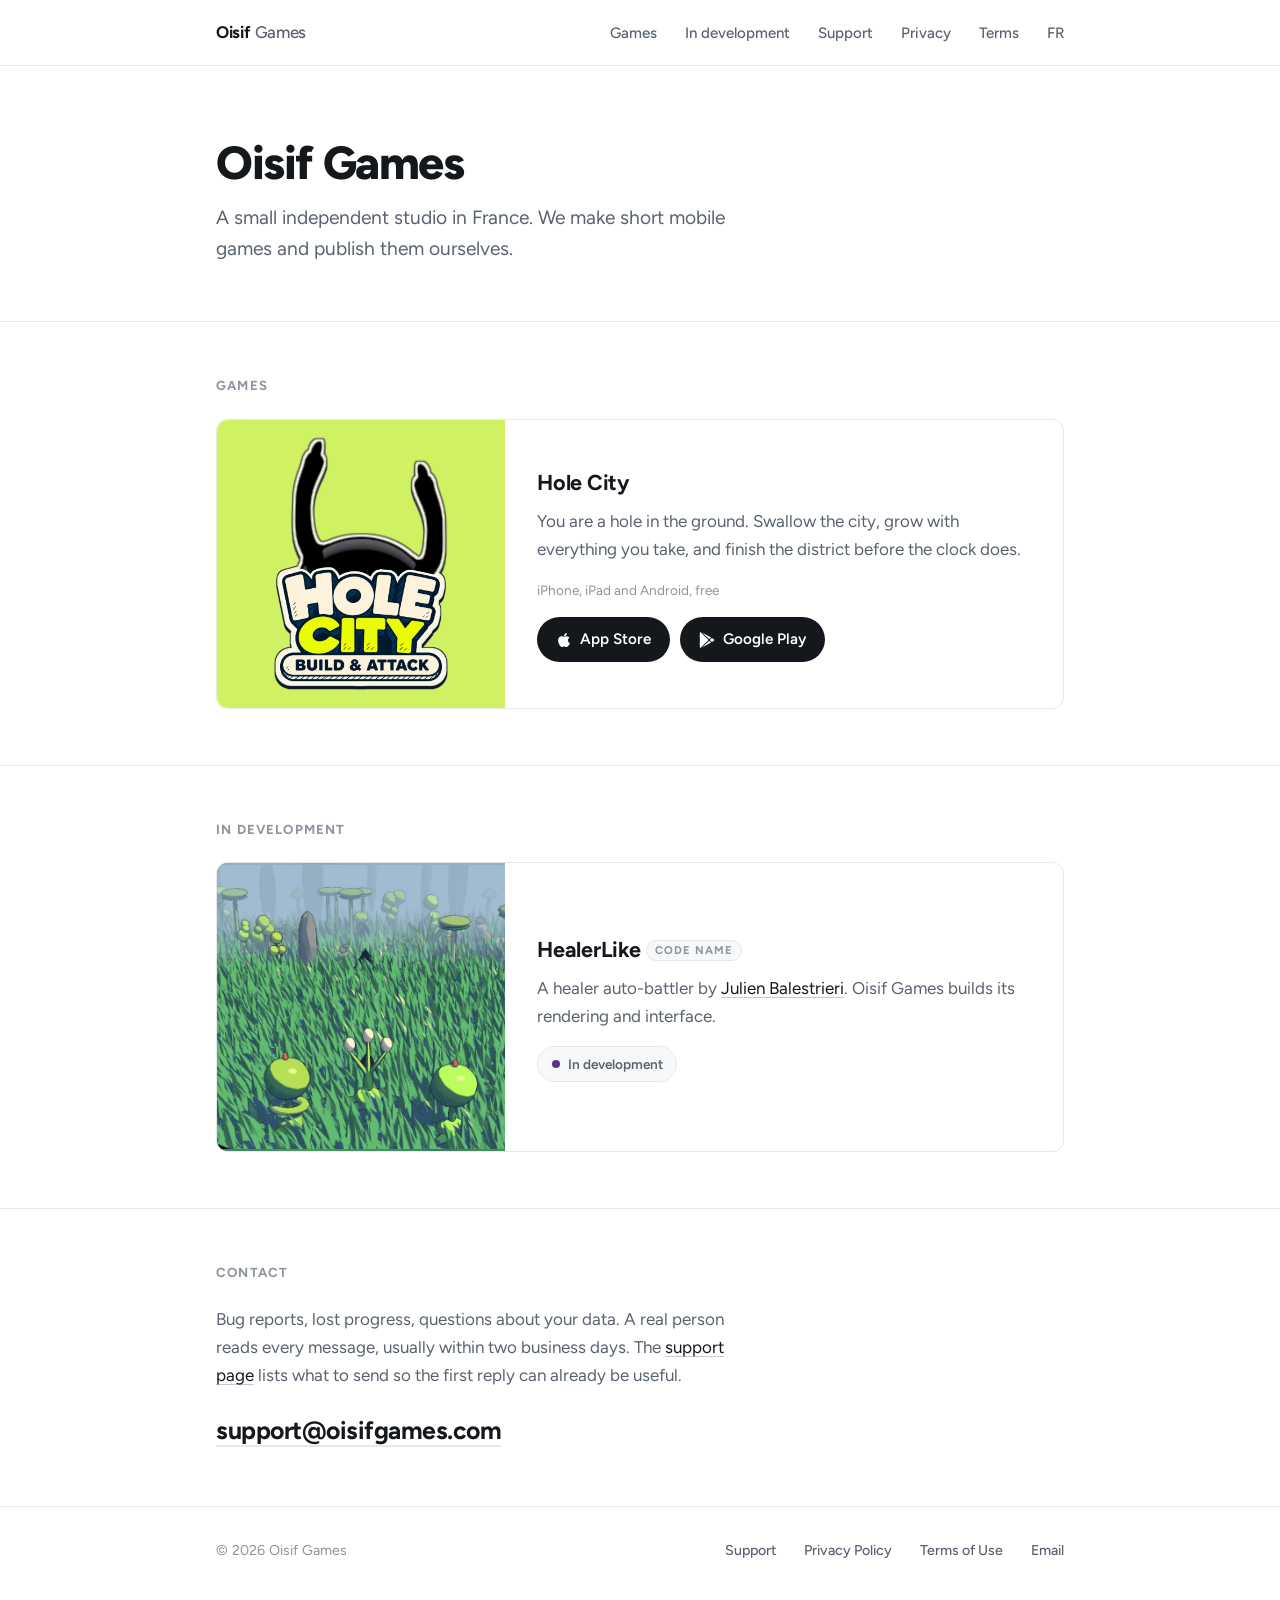
<file: index.html>
<!DOCTYPE html>
<html lang="en">
<head>
<meta charset="utf-8">
<meta name="viewport" content="width=device-width, initial-scale=1">
<title>Oisif Games, independent mobile game studio</title>
<meta name="description" content="Oisif Games is a small independent studio in France making mobile games. Hole City is out now on the App Store.">
<link rel="canonical" href="https://oisifgames.com/">
<link rel="alternate" hreflang="en" href="https://oisifgames.com/">
<link rel="alternate" hreflang="fr" href="https://oisifgames.com/fr/">
<link rel="alternate" hreflang="x-default" href="https://oisifgames.com/">
<meta property="og:type" content="website">
<meta property="og:site_name" content="Oisif Games">
<meta property="og:title" content="Oisif Games, independent mobile game studio">
<meta property="og:description" content="Oisif Games is a small independent studio in France making mobile games. Hole City is out now on the App Store.">
<meta property="og:url" content="https://oisifgames.com/">
<meta property="og:image" content="https://oisifgames.com/assets/og.png">
<meta property="og:image:width" content="1200">
<meta property="og:image:height" content="630">
<meta property="og:locale" content="en_GB">
<meta property="og:locale:alternate" content="fr_FR">
<meta name="twitter:card" content="summary_large_image">
<meta name="twitter:title" content="Oisif Games, independent mobile game studio">
<meta name="twitter:description" content="Oisif Games is a small independent studio in France making mobile games. Hole City is out now on the App Store.">
<meta name="twitter:image" content="https://oisifgames.com/assets/og.png">
<meta name="theme-color" content="#ffffff">
<link rel="icon" href="/assets/favicon.svg" type="image/svg+xml">
<link rel="preload" href="/assets/fonts/figtree-latin.woff2" as="font" type="font/woff2" crossorigin>
<link rel="stylesheet" href="/assets/style.css">
<script type="application/ld+json">
{
  "@context": "https://schema.org",
  "@graph": [
    {
      "@type": "Organization",
      "@id": "https://oisifgames.com/#organization",
      "name": "Oisif Games",
      "alternateName": "OisifGames",
      "url": "https://oisifgames.com/",
      "logo": "https://oisifgames.com/assets/og.png",
      "image": "https://oisifgames.com/assets/og.png",
      "email": "support@oisifgames.com",
      "description": "Oisif Games is a small independent studio in France making mobile games.",
      "address": {"@type": "PostalAddress", "addressCountry": "FR"},
      "sameAs": ["https://apps.apple.com/us/app/hole-city/id6736468492", "https://play.google.com/store/apps/details?id=com.OisifGames.Hole"],
      "contactPoint": {
        "@type": "ContactPoint",
        "contactType": "customer support",
        "email": "support@oisifgames.com",
        "url": "https://oisifgames.com/support/",
        "availableLanguage": ["English", "French"]
      }
    },
    {
      "@type": "WebSite",
      "@id": "https://oisifgames.com/#website",
      "url": "https://oisifgames.com/",
      "name": "Oisif Games",
      "inLanguage": "en",
      "publisher": {"@id": "https://oisifgames.com/#organization"}
    },
    {
      "@type": "VideoGame",
      "@id": "https://oisifgames.com/#holecity",
      "name": "Hole City",
      "url": "https://oisifgames.com/#games",
      "sameAs": ["https://apps.apple.com/us/app/hole-city/id6736468492", "https://play.google.com/store/apps/details?id=com.OisifGames.Hole"],
      "installUrl": ["https://apps.apple.com/us/app/hole-city/id6736468492", "https://play.google.com/store/apps/details?id=com.OisifGames.Hole"],
      "description": "You are a hole in the ground. Swallow the city, grow with everything you take, and finish the district before the clock does.",
      "publisher": {"@id": "https://oisifgames.com/#organization"},
      "author": {"@id": "https://oisifgames.com/#organization"},
      "applicationCategory": "GameApplication",
      "operatingSystem": "iOS, Android",
      "gamePlatform": ["iPhone", "iPad", "Android"],
      "playMode": "SinglePlayer",
      "offers": [
        {"@type": "Offer", "price": "0", "priceCurrency": "USD", "availability": "https://schema.org/InStock", "url": "https://apps.apple.com/us/app/hole-city/id6736468492"},
        {"@type": "Offer", "price": "0", "priceCurrency": "USD", "availability": "https://schema.org/InStock", "url": "https://play.google.com/store/apps/details?id=com.OisifGames.Hole"}
      ]
    }
  ]
}
</script>
</head>
<body>

<header class="site">
  <div class="wrap">
    <a class="brand" href="/">Oisif <span>Games</span></a>
    <nav>
      <a href="#games">Games</a>
      <a href="#in-development">In development</a>
      <a href="/support/">Support</a>
      <a href="/privacy/">Privacy</a>
      <a href="/terms/">Terms</a>
      <a href="/fr/" hreflang="fr" lang="fr">FR</a>
    </nav>
  </div>
</header>

<main>

  <section class="hero">
    <div class="wrap">
      <h1>Oisif Games</h1>
      <p class="lede">A small independent studio in France. We make short mobile games
         and publish them ourselves.</p>
    </div>
  </section>

  <section id="games">
    <div class="wrap">
      <h2 class="eyebrow">Games</h2>
      <div class="games">

        <article class="game">
          <div class="game-art" style="--brand:#d0f262">
            <img src="/assets/games/hole-city.webp" alt="Hole City" width="618" height="900">
          </div>
          <div class="game-body">
            <h3>Hole City</h3>
            <p>You are a hole in the ground. Swallow the city, grow with everything you
               take, and finish the district before the clock does.</p>
            <p class="meta">iPhone, iPad and Android, free</p>
            <div class="stores">
              <a class="btn" href="https://apps.apple.com/us/app/hole-city/id6736468492">
                <svg viewBox="0 0 384 512" aria-hidden="true"><path d="M318.7 268.7c-.2-36.7 16.4-64.4 50-84.8-18.8-26.9-47.2-41.7-84.7-44.6-35.5-2.8-74.3 20.7-88.5 20.7-15 0-49.4-19.7-76.4-19.7C63.3 141.2 4 184.8 4 273.5q0 39.3 14.4 81.2c12.8 36.7 59 126.7 107.2 125.2 25.2-.6 43-17.9 75.8-17.9 31.8 0 48.3 17.9 76.4 17.9 48.6-.7 90.4-82.5 102.6-119.3-65.2-30.7-61.7-90-61.7-91.9zm-56.6-164.2c27.3-32.4 24.8-61.9 24-72.5-24.1 1.4-52 16.4-67.9 34.9-17.5 19.8-27.8 44.3-25.6 71.9 26.1 2 49.9-11.4 69.5-34.3z"/></svg>
                App Store
              </a>
              <a class="btn" href="https://play.google.com/store/apps/details?id=com.OisifGames.Hole">
                <svg viewBox="0 0 512 512" aria-hidden="true"><path d="M325.3 234.3L104.6 13l280.8 161.2-60.1 60.1zM47 0C34 6.8 25.3 19.2 25.3 35.3v441.3c0 16.1 8.7 28.5 21.7 35.3l256.6-256L47 0zm425.2 225.6l-58.9-34.1-65.7 64.5 65.7 64.5 60.1-34.1c18-14.3 18-46.5-1.2-60.8zM104.6 499l280.8-161.2-60.1-60.1L104.6 499z"/></svg>
                Google Play
              </a>
            </div>
          </div>
        </article>

      </div>
    </div>
  </section>

  <section id="in-development">
    <div class="wrap">
      <h2 class="eyebrow">In development</h2>
      <div class="games">

        <article class="game wip">
          <div class="game-art shot" style="--shot:url('/assets/games/healerlike-panel.webp');--brand:#4e8b6c">
            <img src="/assets/games/healerlike-panel.webp" alt="HealerLike" width="656" height="646">
          </div>
          <div class="game-body">
            <h3>HealerLike <span class="codename">code name</span></h3>
            <p>A healer auto-battler by <a href="https://github.com/jbalestr42">Julien
               Balestrieri</a>. Oisif Games builds its rendering and interface.</p>
            <span class="status" style="--brand:#5B2E8C">In development</span>
          </div>
        </article>


      </div>
    </div>
  </section>

  <section>
    <div class="wrap">
      <h2 class="eyebrow">Contact</h2>
      <p style="max-width:34rem;margin:0 0 1.25rem">Bug reports, lost progress, questions
         about your data. A real person reads every message, usually within two business
         days. The <a href="/support/">support page</a> lists what to send so the first
         reply can already be useful.</p>
      <a class="mail" href="mailto:support@oisifgames.com">support@oisifgames.com</a>
    </div>
  </section>

</main>

<footer class="site">
  <div class="wrap">
    <p>&copy; 2026 Oisif Games</p>
    <nav>
      <a href="/support/">Support</a>
      <a href="/privacy/">Privacy Policy</a>
      <a href="/terms/">Terms of Use</a>
      <a href="mailto:support@oisifgames.com">Email</a>
    </nav>
  </div>
</footer>

</body>
</html>
</file>
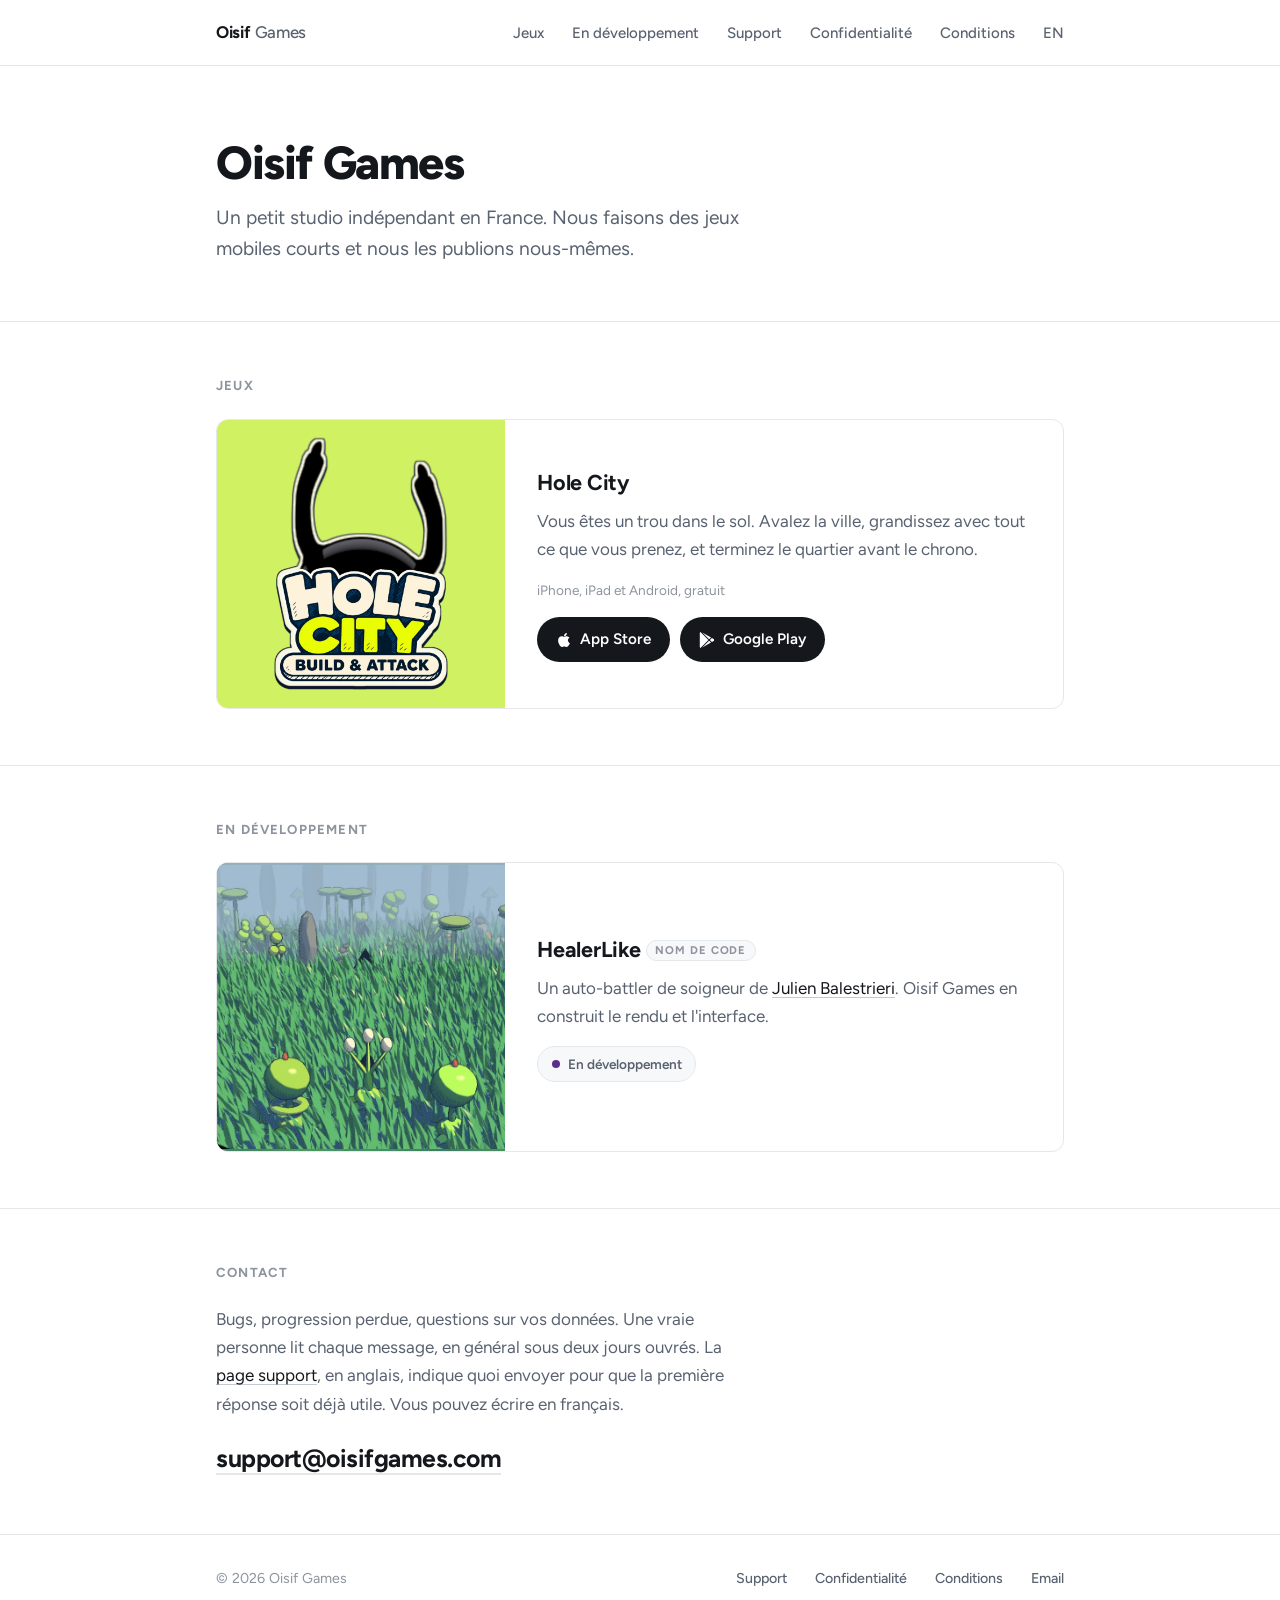
<file: fr/index.html>
<!DOCTYPE html>
<html lang="fr">
<head>
<meta charset="utf-8">
<meta name="viewport" content="width=device-width, initial-scale=1">
<title>Oisif Games, studio indépendant de jeux mobiles</title>
<meta name="description" content="Oisif Games est un petit studio indépendant en France qui fait des jeux mobiles. Hole City est disponible sur l'App Store.">
<link rel="canonical" href="https://oisifgames.com/fr/">
<link rel="alternate" hreflang="en" href="https://oisifgames.com/">
<link rel="alternate" hreflang="fr" href="https://oisifgames.com/fr/">
<link rel="alternate" hreflang="x-default" href="https://oisifgames.com/">
<meta property="og:type" content="website">
<meta property="og:site_name" content="Oisif Games">
<meta property="og:title" content="Oisif Games, studio indépendant de jeux mobiles">
<meta property="og:description" content="Oisif Games est un petit studio indépendant en France qui fait des jeux mobiles. Hole City est disponible sur l'App Store.">
<meta property="og:url" content="https://oisifgames.com/fr/">
<meta property="og:image" content="https://oisifgames.com/assets/og.png">
<meta property="og:image:width" content="1200">
<meta property="og:image:height" content="630">
<meta property="og:locale" content="fr_FR">
<meta property="og:locale:alternate" content="en_GB">
<meta name="twitter:card" content="summary_large_image">
<meta name="twitter:title" content="Oisif Games, studio indépendant de jeux mobiles">
<meta name="twitter:description" content="Oisif Games est un petit studio indépendant en France qui fait des jeux mobiles. Hole City est disponible sur l'App Store.">
<meta name="twitter:image" content="https://oisifgames.com/assets/og.png">
<meta name="theme-color" content="#ffffff">
<link rel="icon" href="/assets/favicon.svg" type="image/svg+xml">
<link rel="preload" href="/assets/fonts/figtree-latin.woff2" as="font" type="font/woff2" crossorigin>
<link rel="stylesheet" href="/assets/style.css">
<script type="application/ld+json">
{
  "@context": "https://schema.org",
  "@graph": [
    {
      "@type": "Organization",
      "@id": "https://oisifgames.com/#organization",
      "name": "Oisif Games",
      "url": "https://oisifgames.com/",
      "email": "support@oisifgames.com",
      "description": "Oisif Games est un petit studio indépendant en France qui fait des jeux mobiles.",
      "address": {"@type": "PostalAddress", "addressCountry": "FR"},
      "sameAs": ["https://apps.apple.com/us/app/hole-city/id6736468492", "https://play.google.com/store/apps/details?id=com.OisifGames.Hole"]
    },
    {
      "@type": "WebPage",
      "@id": "https://oisifgames.com/fr/",
      "url": "https://oisifgames.com/fr/",
      "name": "Oisif Games, studio indépendant de jeux mobiles",
      "inLanguage": "fr",
      "isPartOf": {"@id": "https://oisifgames.com/#website"},
      "about": {"@id": "https://oisifgames.com/#organization"}
    }
  ]
}
</script>
</head>
<body>

<header class="site">
  <div class="wrap">
    <a class="brand" href="/fr/">Oisif <span>Games</span></a>
    <nav>
      <a href="#jeux">Jeux</a>
      <a href="#en-developpement">En développement</a>
      <a href="/support/">Support</a>
      <a href="/privacy/">Confidentialité</a>
      <a href="/terms/">Conditions</a>
      <a href="/" hreflang="en" lang="en">EN</a>
    </nav>
  </div>
</header>

<main>

  <section class="hero">
    <div class="wrap">
      <h1>Oisif Games</h1>
      <p class="lede">Un petit studio indépendant en France. Nous faisons des jeux
         mobiles courts et nous les publions nous-mêmes.</p>
    </div>
  </section>

  <section id="jeux">
    <div class="wrap">
      <h2 class="eyebrow">Jeux</h2>
      <div class="games">

        <article class="game">
          <div class="game-art" style="--brand:#d0f262">
            <img src="/assets/games/hole-city.webp" alt="Hole City" width="618" height="900">
          </div>
          <div class="game-body">
            <h3>Hole City</h3>
            <p>Vous êtes un trou dans le sol. Avalez la ville, grandissez avec tout ce
               que vous prenez, et terminez le quartier avant le chrono.</p>
            <p class="meta">iPhone, iPad et Android, gratuit</p>
            <div class="stores">
              <a class="btn" href="https://apps.apple.com/fr/app/hole-city/id6736468492">
                <svg viewBox="0 0 384 512" aria-hidden="true"><path d="M318.7 268.7c-.2-36.7 16.4-64.4 50-84.8-18.8-26.9-47.2-41.7-84.7-44.6-35.5-2.8-74.3 20.7-88.5 20.7-15 0-49.4-19.7-76.4-19.7C63.3 141.2 4 184.8 4 273.5q0 39.3 14.4 81.2c12.8 36.7 59 126.7 107.2 125.2 25.2-.6 43-17.9 75.8-17.9 31.8 0 48.3 17.9 76.4 17.9 48.6-.7 90.4-82.5 102.6-119.3-65.2-30.7-61.7-90-61.7-91.9zm-56.6-164.2c27.3-32.4 24.8-61.9 24-72.5-24.1 1.4-52 16.4-67.9 34.9-17.5 19.8-27.8 44.3-25.6 71.9 26.1 2 49.9-11.4 69.5-34.3z"/></svg>
                App Store
              </a>
              <a class="btn" href="https://play.google.com/store/apps/details?id=com.OisifGames.Hole&amp;hl=fr">
                <svg viewBox="0 0 512 512" aria-hidden="true"><path d="M325.3 234.3L104.6 13l280.8 161.2-60.1 60.1zM47 0C34 6.8 25.3 19.2 25.3 35.3v441.3c0 16.1 8.7 28.5 21.7 35.3l256.6-256L47 0zm425.2 225.6l-58.9-34.1-65.7 64.5 65.7 64.5 60.1-34.1c18-14.3 18-46.5-1.2-60.8zM104.6 499l280.8-161.2-60.1-60.1L104.6 499z"/></svg>
                Google Play
              </a>
            </div>
          </div>
        </article>

      </div>
    </div>
  </section>

  <section id="en-developpement">
    <div class="wrap">
      <h2 class="eyebrow">En développement</h2>
      <div class="games">

        <article class="game wip">
          <div class="game-art shot" style="--shot:url('/assets/games/healerlike-panel.webp');--brand:#4e8b6c">
            <img src="/assets/games/healerlike-panel.webp" alt="HealerLike" width="656" height="646">
          </div>
          <div class="game-body">
            <h3>HealerLike <span class="codename">nom de code</span></h3>
            <p>Un auto-battler de soigneur de <a href="https://github.com/jbalestr42">Julien
               Balestrieri</a>. Oisif Games en construit le rendu et l'interface.</p>
            <span class="status" style="--brand:#5B2E8C">En développement</span>
          </div>
        </article>


      </div>
    </div>
  </section>

  <section>
    <div class="wrap">
      <h2 class="eyebrow">Contact</h2>
      <p style="max-width:34rem;margin:0 0 1.25rem">Bugs, progression perdue, questions
         sur vos données. Une vraie personne lit chaque message, en général sous deux
         jours ouvrés. La <a href="/support/">page support</a>, en anglais, indique quoi
         envoyer pour que la première réponse soit déjà utile. Vous pouvez écrire en
         français.</p>
      <a class="mail" href="mailto:support@oisifgames.com">support@oisifgames.com</a>
    </div>
  </section>

</main>

<footer class="site">
  <div class="wrap">
    <p>&copy; 2026 Oisif Games</p>
    <nav>
      <a href="/support/">Support</a>
      <a href="/privacy/">Confidentialité</a>
      <a href="/terms/">Conditions</a>
      <a href="mailto:support@oisifgames.com">Email</a>
    </nav>
  </div>
</footer>

</body>
</html>
</file>
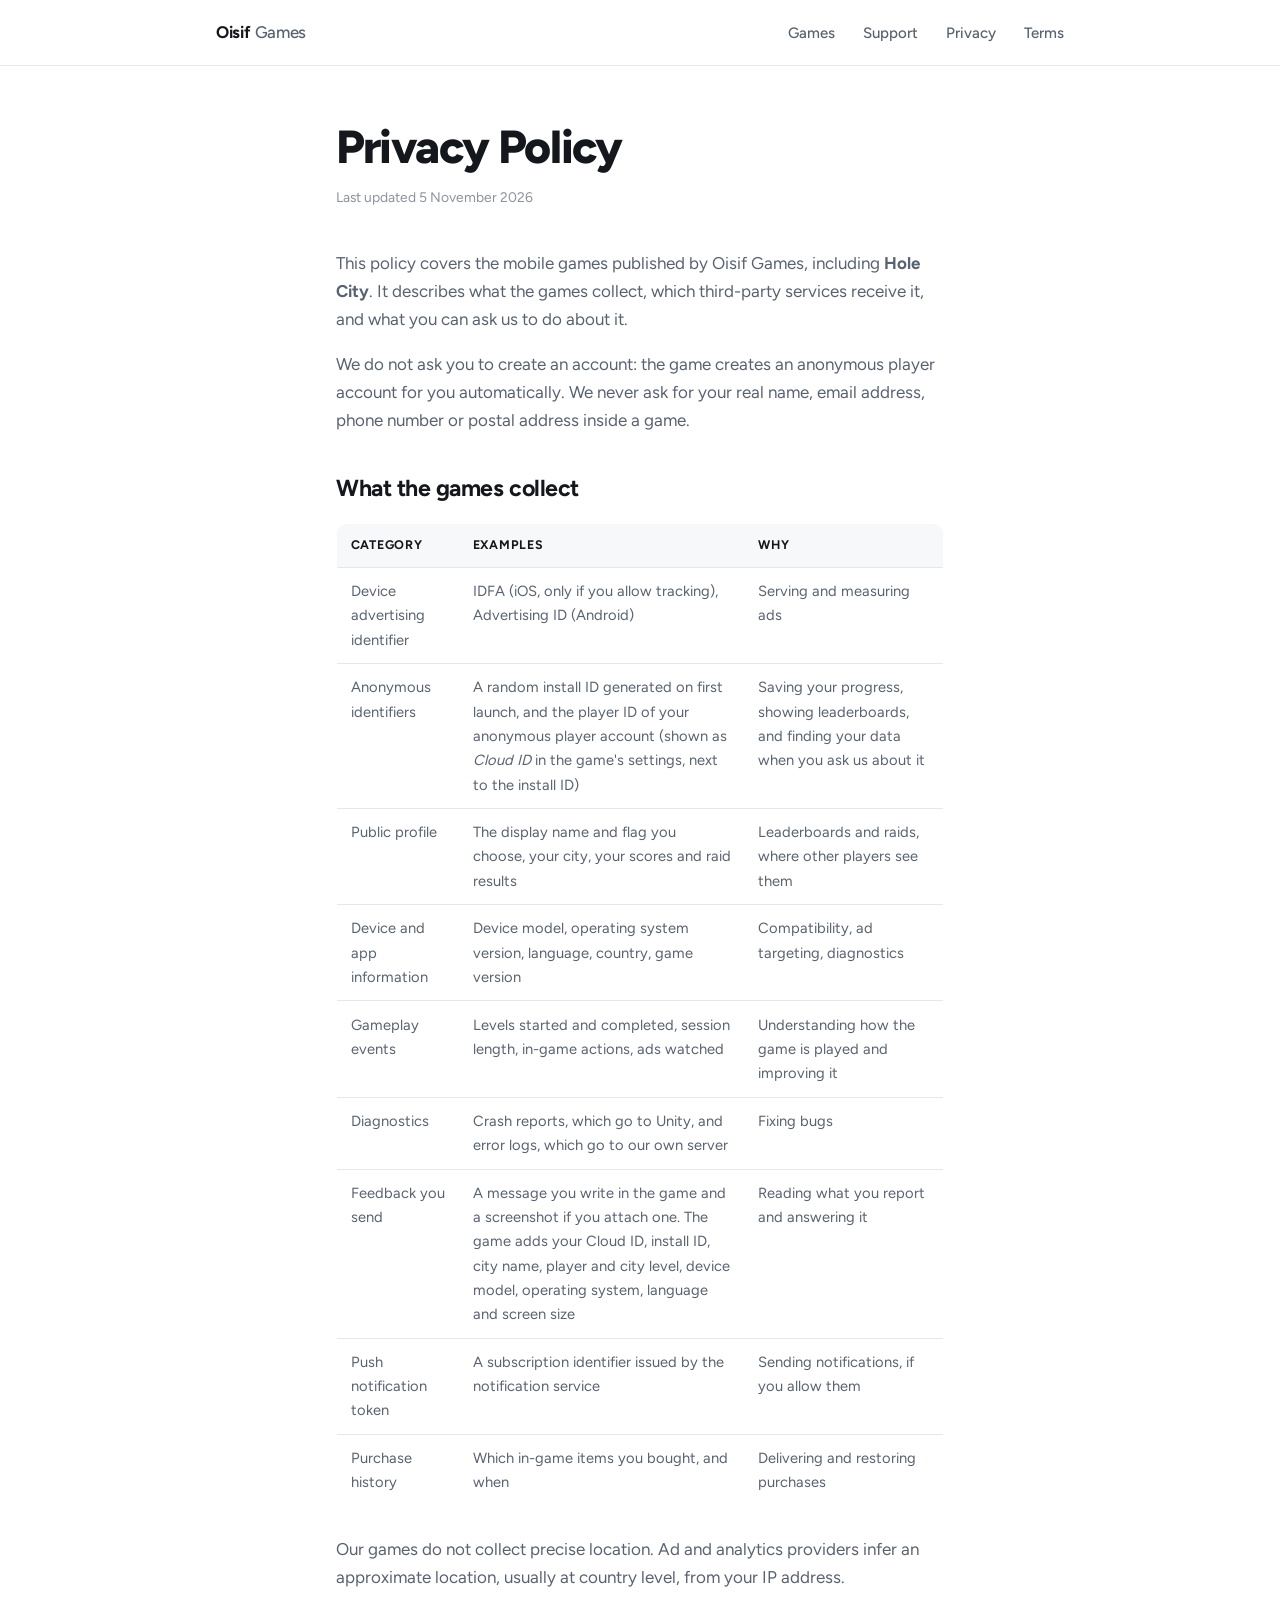
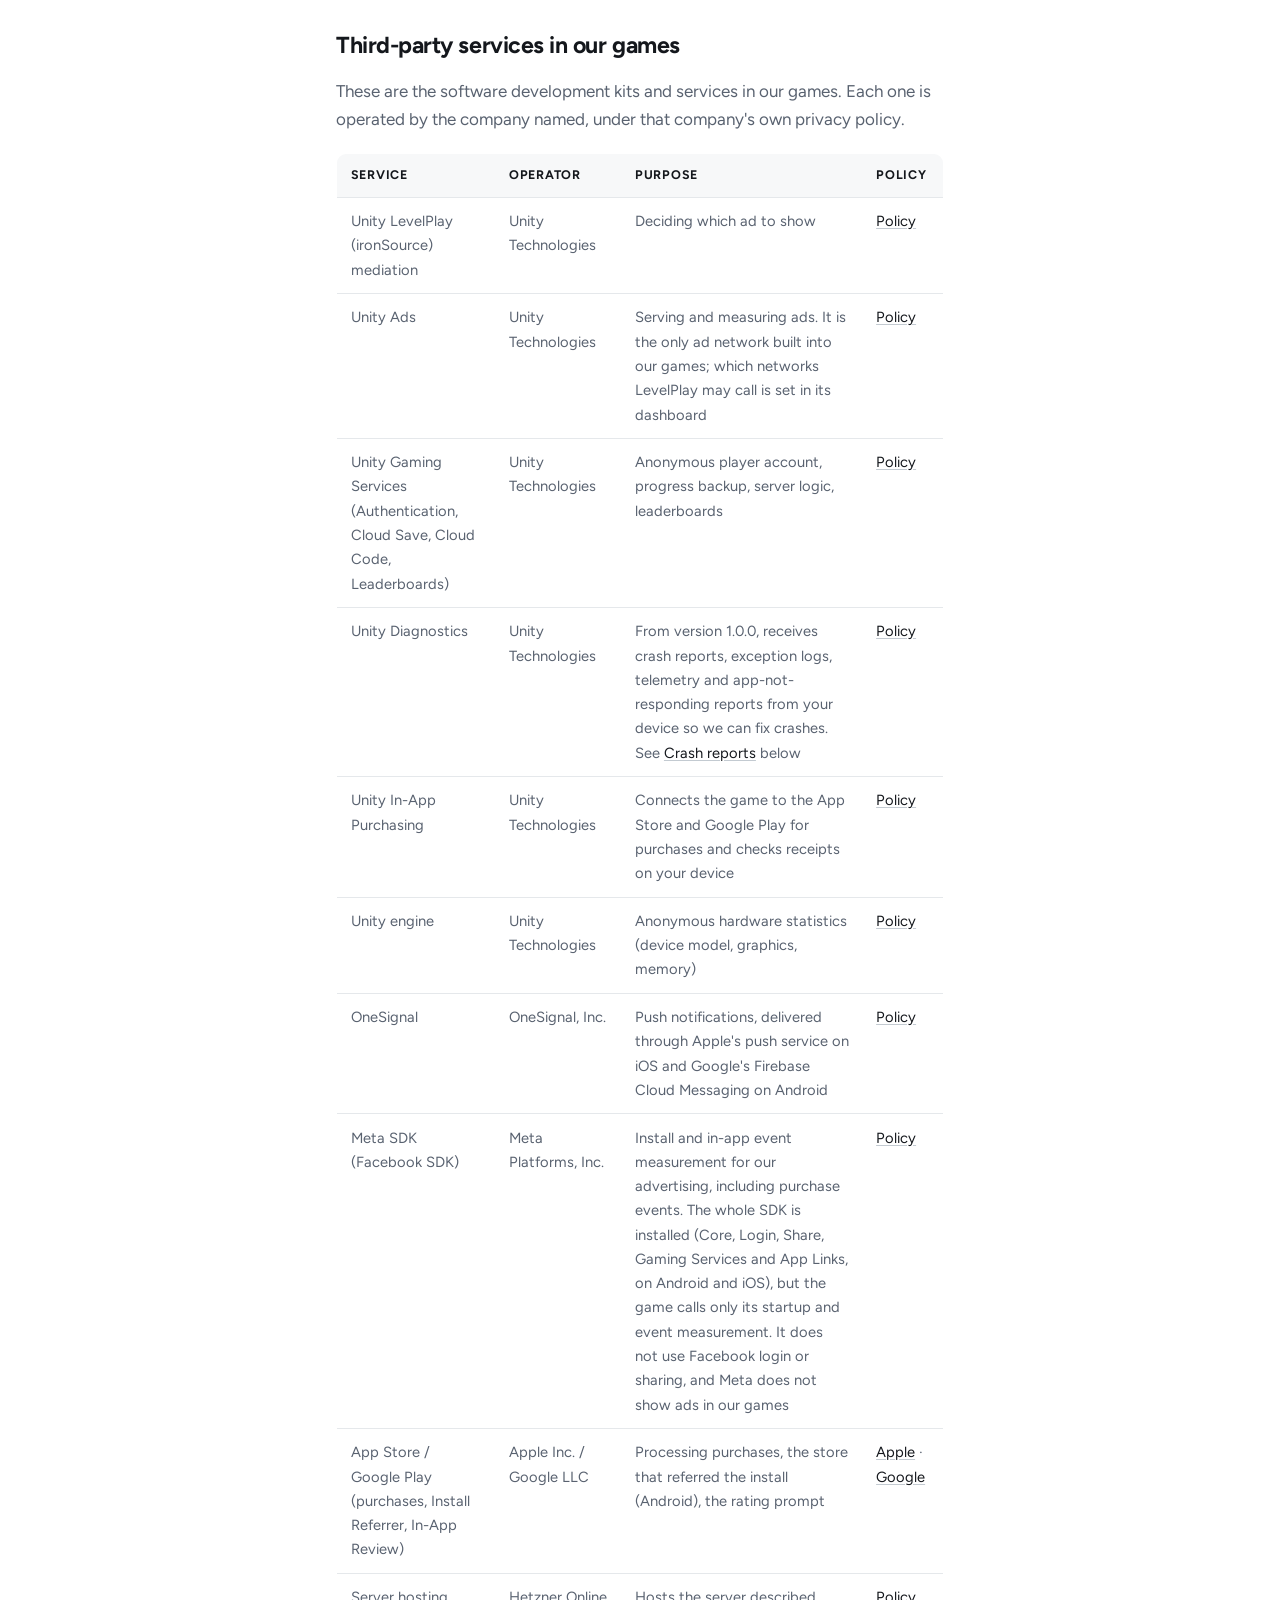
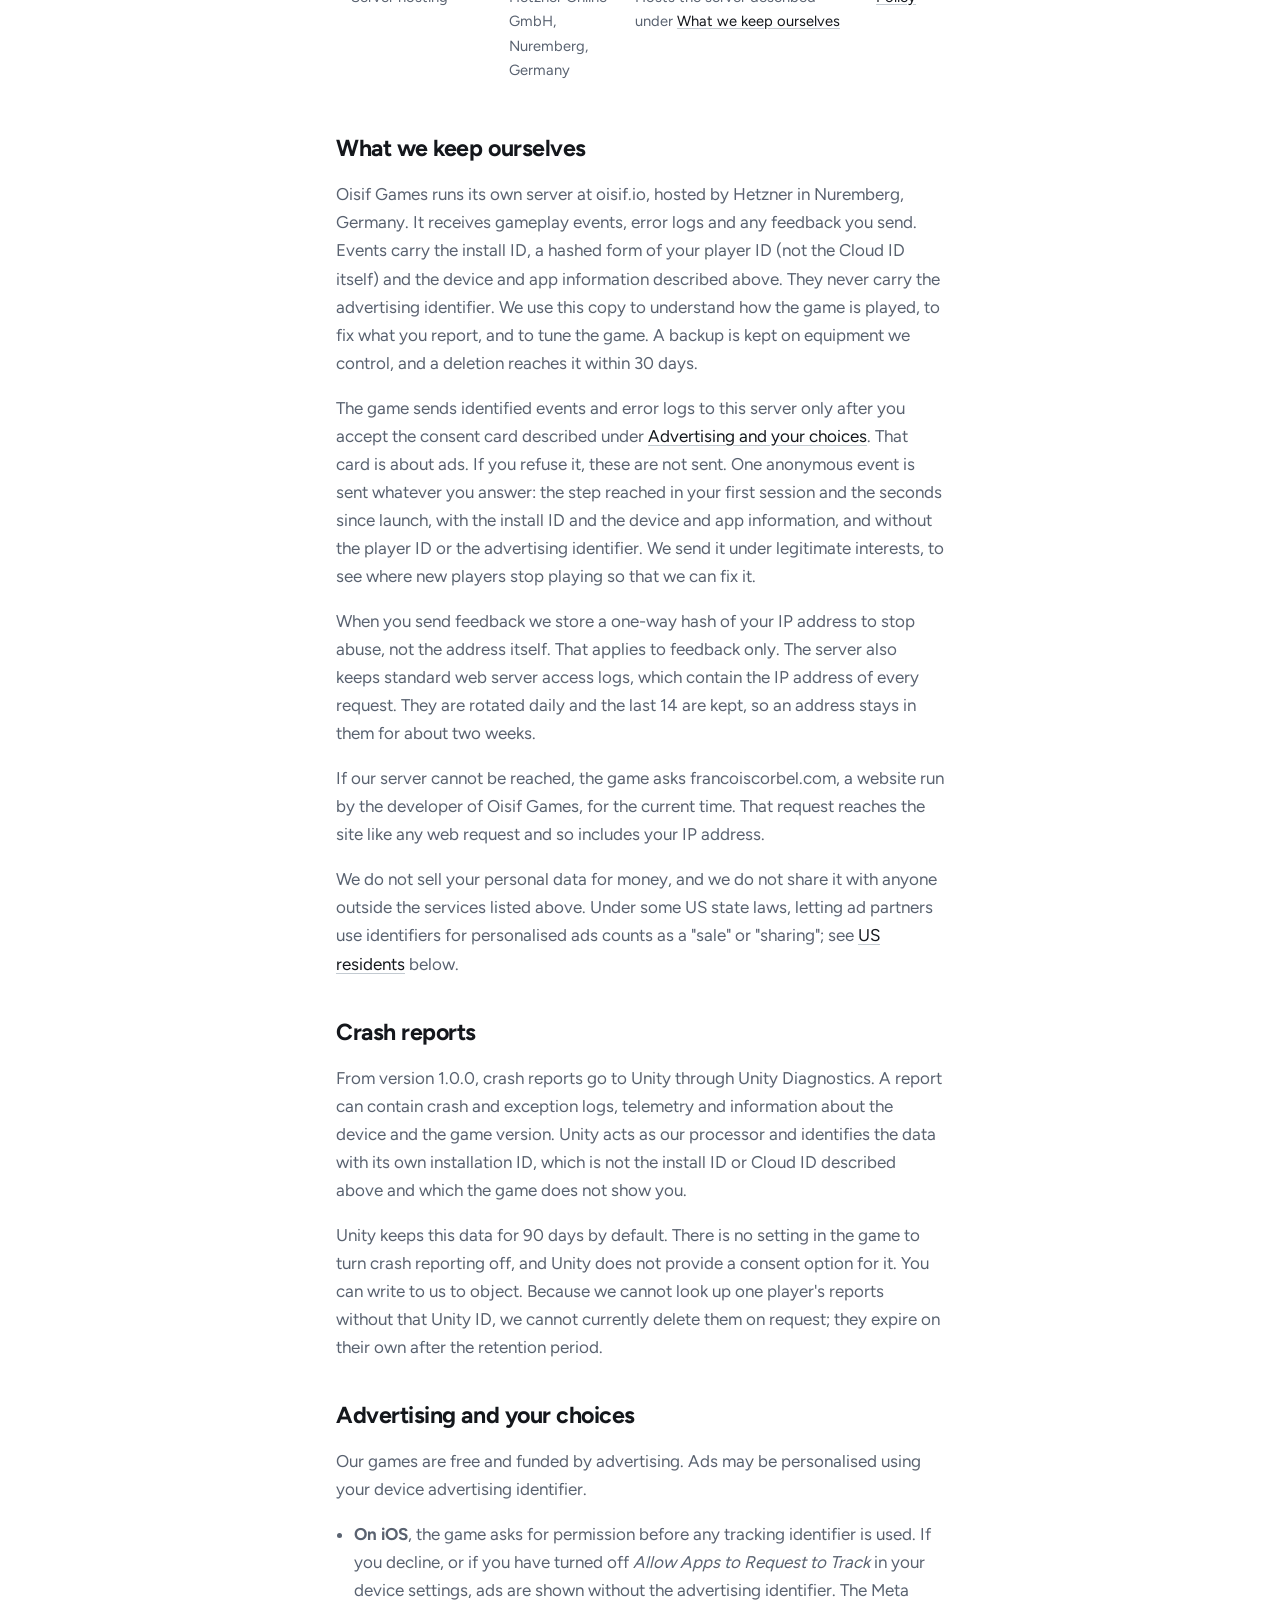
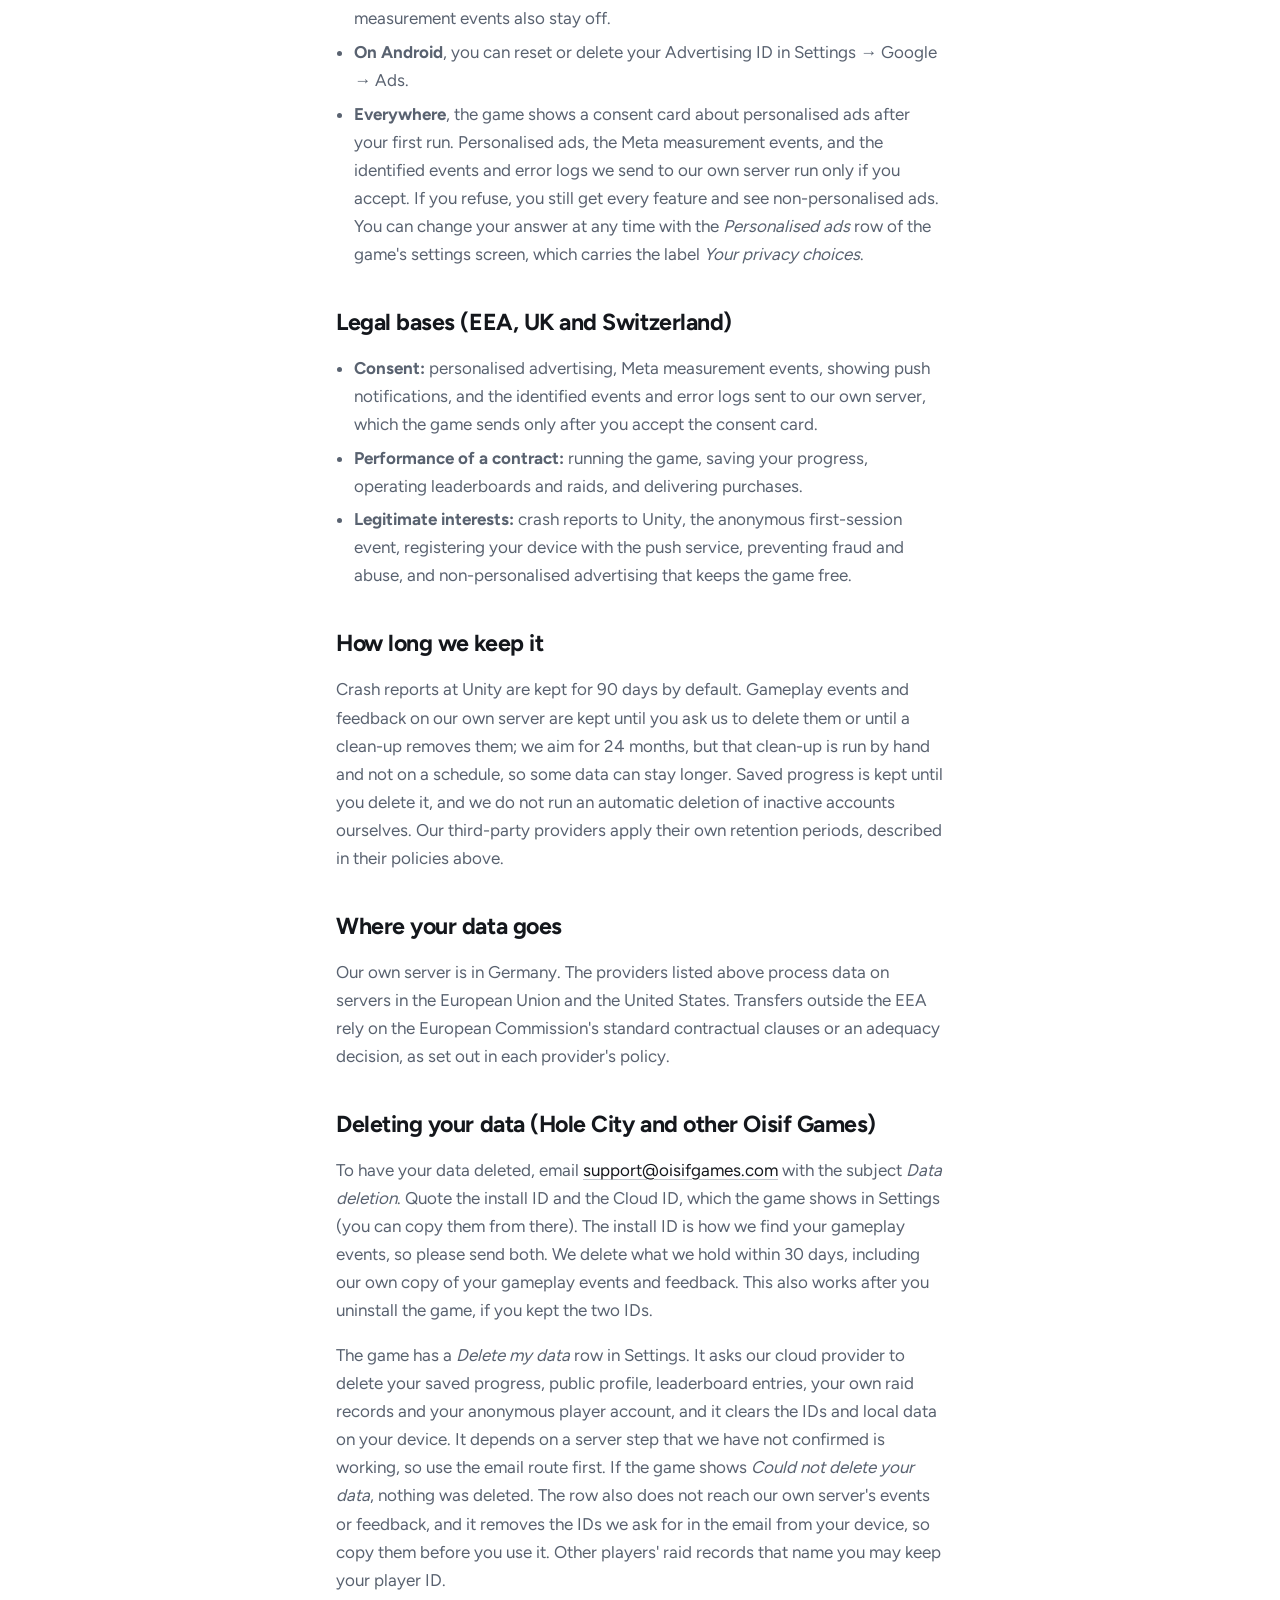
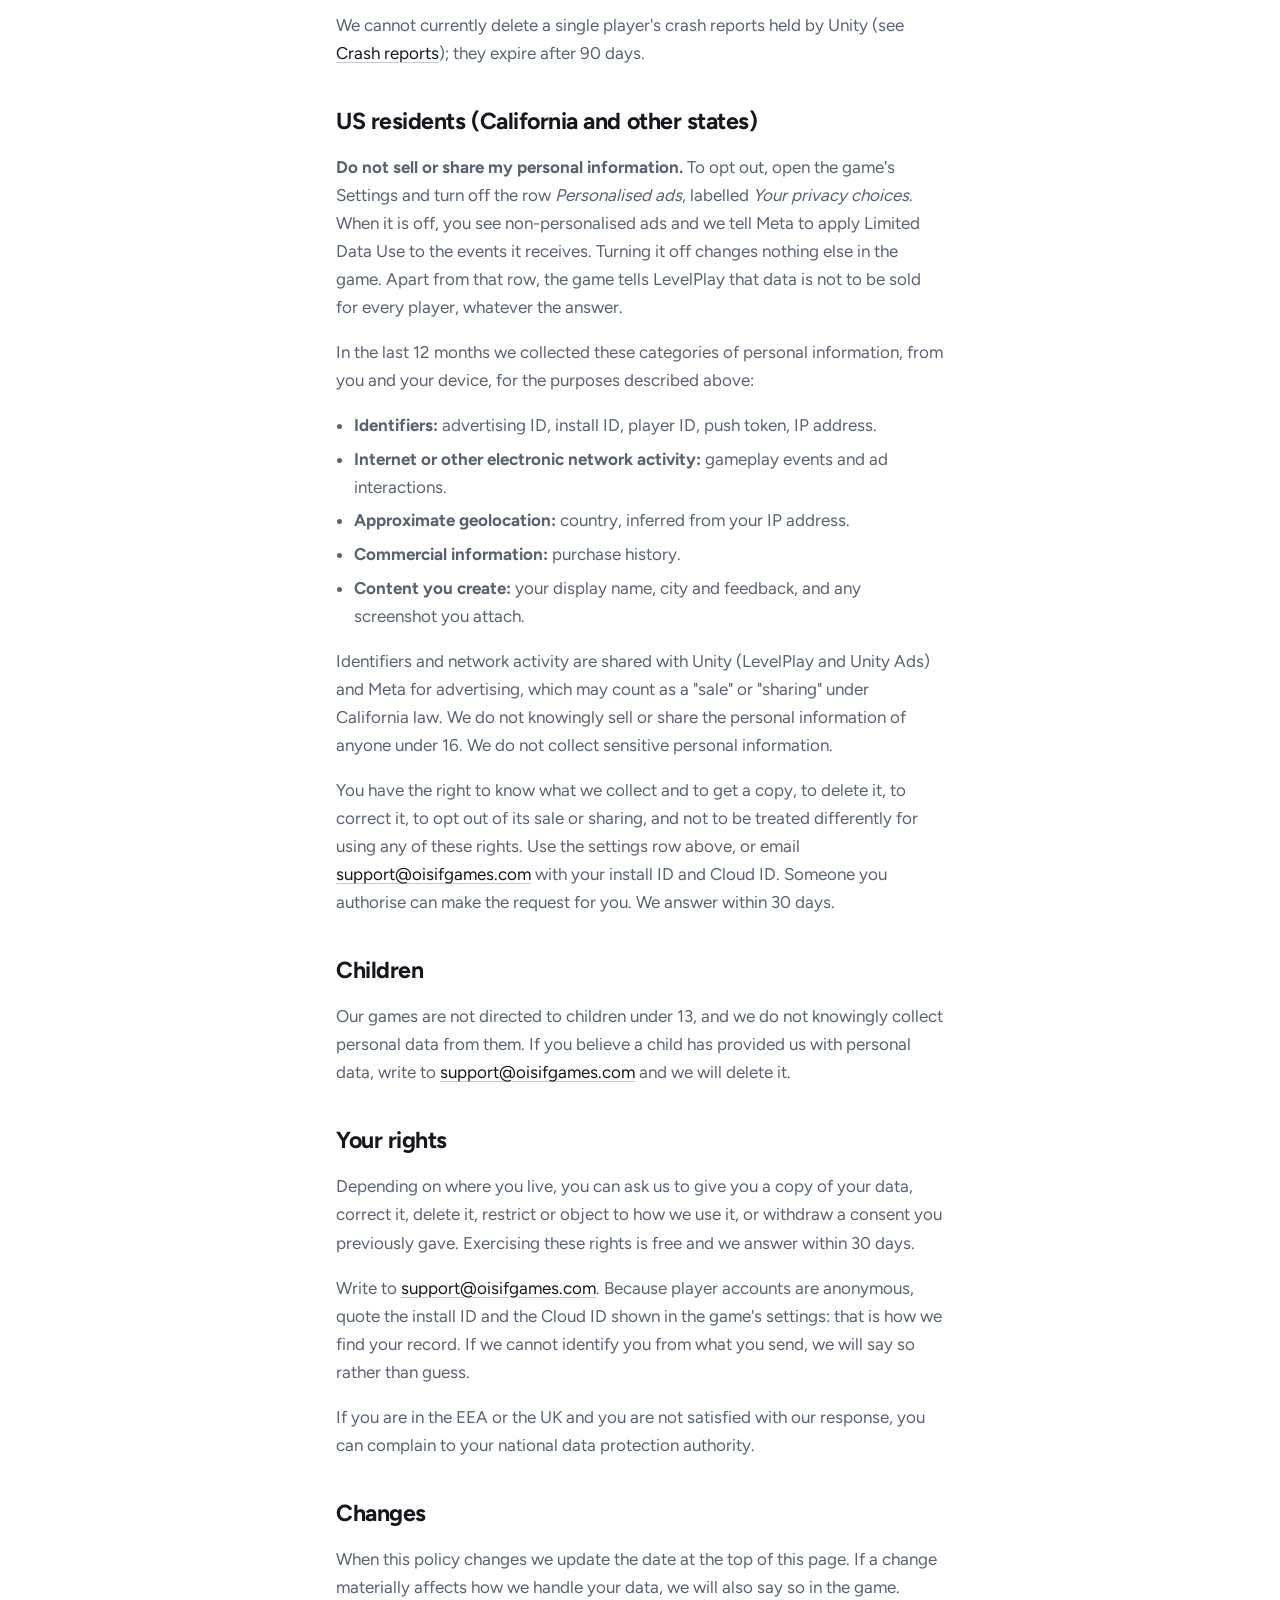
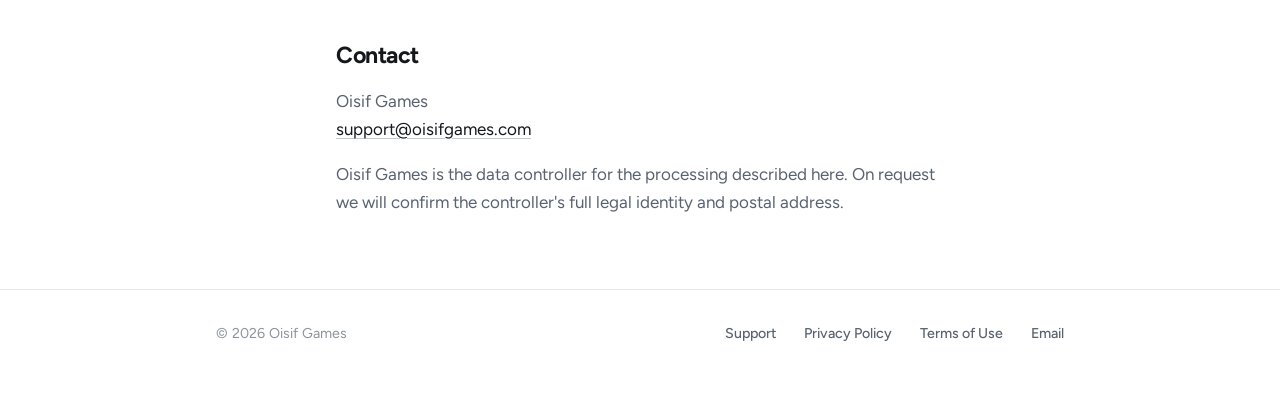
<file: privacy/index.html>
<!DOCTYPE html>
<html lang="en">
<head>
<meta charset="utf-8">
<meta name="viewport" content="width=device-width, initial-scale=1">
<title>Privacy Policy, Oisif Games</title>
<meta name="description" content="What Oisif Games collects, which third-party SDKs are in our games, and how to exercise your rights.">
<link rel="canonical" href="https://oisifgames.com/privacy/">
<meta property="og:type" content="website">
<meta property="og:site_name" content="Oisif Games">
<meta property="og:title" content="Privacy Policy, Oisif Games">
<meta property="og:description" content="What Oisif Games collects, which third-party SDKs are in our games, and how to exercise your rights.">
<meta property="og:url" content="https://oisifgames.com/privacy/">
<meta property="og:image" content="https://oisifgames.com/assets/og.png">
<meta property="og:image:width" content="1200">
<meta property="og:image:height" content="630">
<meta property="og:locale" content="en_GB">
<meta name="twitter:card" content="summary_large_image">
<meta name="twitter:title" content="Privacy Policy, Oisif Games">
<meta name="twitter:description" content="What Oisif Games collects, which third-party SDKs are in our games, and how to exercise your rights.">
<meta name="twitter:image" content="https://oisifgames.com/assets/og.png">
<meta name="theme-color" content="#ffffff">
<link rel="icon" href="/assets/favicon.svg" type="image/svg+xml">
<link rel="preload" href="/assets/fonts/figtree-latin.woff2" as="font" type="font/woff2" crossorigin>
<link rel="stylesheet" href="/assets/style.css">
</head>
<body>

<header class="site">
  <div class="wrap">
    <a class="brand" href="/">Oisif <span>Games</span></a>
    <nav>
      <a href="/#games">Games</a>
      <a href="/support/">Support</a>
      <a href="/privacy/">Privacy</a>
      <a href="/terms/">Terms</a>
    </nav>
  </div>
</header>

<main>
  <section>
  <div class="wrap doc">
    <h1>Privacy Policy</h1>
    <p class="updated">Last updated 5 November 2026</p>

    <p>This policy covers the mobile games published by Oisif Games, including
       <strong>Hole City</strong>. It describes what the games collect, which
       third-party services receive it, and what you can ask us to do about it.</p>

    <p>We do not ask you to create an account: the game creates an anonymous
       player account for you automatically. We never ask for your real name,
       email address, phone number or postal address inside a game.</p>

    <h2>What the games collect</h2>

    <div class="table-scroll">
    <table>
      <tr>
        <th>Category</th>
        <th>Examples</th>
        <th>Why</th>
      </tr>
      <tr>
        <td>Device advertising identifier</td>
        <td>IDFA (iOS, only if you allow tracking), Advertising ID (Android)</td>
        <td>Serving and measuring ads</td>
      </tr>
      <tr>
        <td>Anonymous identifiers</td>
        <td>A random install ID generated on first launch, and the player ID of
            your anonymous player account (shown as <em>Cloud ID</em> in the
            game's settings, next to the install ID)</td>
        <td>Saving your progress, showing leaderboards, and finding your data
            when you ask us about it</td>
      </tr>
      <tr>
        <td>Public profile</td>
        <td>The display name and flag you choose, your city, your scores and
            raid results</td>
        <td>Leaderboards and raids, where other players see them</td>
      </tr>
      <tr>
        <td>Device and app information</td>
        <td>Device model, operating system version, language, country, game version</td>
        <td>Compatibility, ad targeting, diagnostics</td>
      </tr>
      <tr>
        <td>Gameplay events</td>
        <td>Levels started and completed, session length, in-game actions, ads watched</td>
        <td>Understanding how the game is played and improving it</td>
      </tr>
      <tr>
        <td>Diagnostics</td>
        <td>Crash reports, which go to Unity, and error logs, which go to our own
            server</td>
        <td>Fixing bugs</td>
      </tr>
      <tr>
        <td>Feedback you send</td>
        <td>A message you write in the game and a screenshot if you attach one.
            The game adds your Cloud ID, install ID, city name, player and city
            level, device model, operating system, language and screen size</td>
        <td>Reading what you report and answering it</td>
      </tr>
      <tr>
        <td>Push notification token</td>
        <td>A subscription identifier issued by the notification service</td>
        <td>Sending notifications, if you allow them</td>
      </tr>
      <tr>
        <td>Purchase history</td>
        <td>Which in-game items you bought, and when</td>
        <td>Delivering and restoring purchases</td>
      </tr>
    </table>
    </div>

    <p>Our games do not collect precise location. Ad and analytics providers infer
       an approximate location, usually at country level, from your IP address.</p>

    <h2>Third-party services in our games</h2>

    <p>These are the software development kits and services in our games. Each one
       is operated by the company named, under that company's own privacy policy.</p>

    <div class="table-scroll">
    <table>
      <tr>
        <th>Service</th>
        <th>Operator</th>
        <th>Purpose</th>
        <th>Policy</th>
      </tr>
      <tr>
        <td>Unity LevelPlay (ironSource) mediation</td>
        <td>Unity Technologies</td>
        <td>Deciding which ad to show</td>
        <td><a href="https://unity.com/legal/game-player-and-app-user-privacy-policy">Policy</a></td>
      </tr>
      <tr>
        <td>Unity Ads</td>
        <td>Unity Technologies</td>
        <td>Serving and measuring ads. It is the only ad network built into our
            games; which networks LevelPlay may call is set in its dashboard</td>
        <td><a href="https://unity.com/legal/game-player-and-app-user-privacy-policy">Policy</a></td>
      </tr>
      <tr>
        <td>Unity Gaming Services (Authentication, Cloud Save, Cloud Code, Leaderboards)</td>
        <td>Unity Technologies</td>
        <td>Anonymous player account, progress backup, server logic, leaderboards</td>
        <td><a href="https://unity.com/legal/game-player-and-app-user-privacy-policy">Policy</a></td>
      </tr>
      <tr>
        <td>Unity Diagnostics</td>
        <td>Unity Technologies</td>
        <td>From version 1.0.0, receives crash reports, exception logs, telemetry and
            app-not-responding reports from your device so we can fix crashes. See
            <a href="#crash">Crash reports</a> below</td>
        <td><a href="https://unity.com/legal/game-player-and-app-user-privacy-policy">Policy</a></td>
      </tr>
      <tr>
        <td>Unity In-App Purchasing</td>
        <td>Unity Technologies</td>
        <td>Connects the game to the App Store and Google Play for purchases and
            checks receipts on your device</td>
        <td><a href="https://unity.com/legal/game-player-and-app-user-privacy-policy">Policy</a></td>
      </tr>
      <tr>
        <td>Unity engine</td>
        <td>Unity Technologies</td>
        <td>Anonymous hardware statistics (device model, graphics, memory)</td>
        <td><a href="https://unity.com/legal/game-player-and-app-user-privacy-policy">Policy</a></td>
      </tr>
      <tr>
        <td>OneSignal</td>
        <td>OneSignal, Inc.</td>
        <td>Push notifications, delivered through Apple's push service on iOS and
            Google's Firebase Cloud Messaging on Android</td>
        <td><a href="https://onesignal.com/privacy_policy">Policy</a></td>
      </tr>
      <tr>
        <td>Meta SDK (Facebook SDK)</td>
        <td>Meta Platforms, Inc.</td>
        <td>Install and in-app event measurement for our advertising, including
            purchase events. The whole SDK is installed (Core, Login, Share,
            Gaming Services and App Links, on Android and iOS), but the game
            calls only its startup and event measurement. It does not use Facebook
            login or sharing, and Meta does not show ads in our games</td>
        <td><a href="https://www.facebook.com/privacy/policy/">Policy</a></td>
      </tr>
      <tr>
        <td>App Store / Google Play (purchases, Install Referrer, In-App Review)</td>
        <td>Apple Inc. / Google LLC</td>
        <td>Processing purchases, the store that referred the install (Android),
            the rating prompt</td>
        <td><a href="https://www.apple.com/legal/privacy/">Apple</a> &middot;
            <a href="https://policies.google.com/privacy">Google</a></td>
      </tr>
      <tr>
        <td>Server hosting</td>
        <td>Hetzner Online GmbH, Nuremberg, Germany</td>
        <td>Hosts the server described under <a href="#own">What we keep ourselves</a></td>
        <td><a href="https://www.hetzner.com/legal/privacy-policy">Policy</a></td>
      </tr>
    </table>
    </div>

    <h2 id="own">What we keep ourselves</h2>

    <p>Oisif Games runs its own server at oisif.io, hosted by Hetzner in Nuremberg,
       Germany. It receives gameplay events, error logs and any feedback you send.
       Events carry the install ID, a hashed form of your player ID (not the Cloud
       ID itself) and the device and app information described above. They never
       carry the advertising identifier. We use this copy to understand how the
       game is played, to fix what you report, and to tune the game. A backup is
       kept on equipment we control, and a deletion reaches it within 30
       days.</p>

    <p>The game sends identified events and error logs to this server only after
       you accept the consent card described under
       <a href="#ads">Advertising and your choices</a>. That card is about ads. If
       you refuse it, these are not sent. One anonymous event is sent whatever you
       answer: the step reached in your first session and the seconds since launch,
       with the install ID and the device and app information, and without the
       player ID or the advertising identifier. We send it under legitimate
       interests, to see where new players stop playing so that we can fix it.</p>

    <p>When you send feedback we store a one-way hash of your IP address to stop
       abuse, not the address itself. That applies to feedback only. The server
       also keeps standard web server access logs, which contain the IP address of
       every request. They are rotated daily and the last 14 are kept, so an
       address stays in them for about two weeks.</p>

    <p>If our server cannot be reached, the game asks francoiscorbel.com, a website
       run by the developer of Oisif Games, for the current time. That request
       reaches the site like any web request and so includes your IP address.</p>

    <p>We do not sell your personal data for money, and we do not share it with
       anyone outside the services listed above. Under some US state laws, letting
       ad partners use identifiers for personalised ads counts as a "sale" or
       "sharing"; see <a href="#us">US residents</a> below.</p>

    <h2 id="crash">Crash reports</h2>

    <p>From version 1.0.0, crash reports go to Unity through Unity Diagnostics. A report can contain
       crash and exception logs, telemetry and information about the device and
       the game version. Unity acts as our processor and identifies the data with
       its own installation ID, which is not the install ID or Cloud ID described
       above and which the game does not show you.</p>

    <p>Unity keeps this data for 90 days by default. There is no setting in the
       game to turn crash reporting off, and Unity does not provide a consent
       option for it. You can write to us to object. Because we cannot look up one
       player's reports without that Unity ID, we cannot currently delete them on
       request; they expire on their own after the retention period.</p>

    <h2 id="ads">Advertising and your choices</h2>

    <p>Our games are free and funded by advertising. Ads may be personalised using
       your device advertising identifier.</p>

    <ul>
      <li><strong>On iOS</strong>, the game asks for permission before any tracking
          identifier is used. If you decline, or if you have turned off
          <em>Allow Apps to Request to Track</em> in your device settings, ads are
          shown without the advertising identifier. The Meta measurement events
          also stay off.</li>
      <li><strong>On Android</strong>, you can reset or delete your Advertising ID
          in Settings &rarr; Google &rarr; Ads.</li>
      <li><strong>Everywhere</strong>, the game shows a consent card about
          personalised ads after your first run. Personalised ads, the Meta
          measurement events, and the identified events and error logs we send to
          our own server run only if you accept. If you refuse, you still get
          every feature and see non-personalised ads. You can change your answer
          at any time with the <em>Personalised ads</em> row of the game's
          settings screen, which carries the label <em>Your privacy choices</em>.</li>
    </ul>

    <h2>Legal bases (EEA, UK and Switzerland)</h2>

    <ul>
      <li><strong>Consent:</strong> personalised advertising, Meta measurement
          events, showing push notifications, and the identified events and error
          logs sent to our own server, which the game sends only after you
          accept the consent card.</li>
      <li><strong>Performance of a contract:</strong> running the game, saving
          your progress, operating leaderboards and raids, and delivering
          purchases.</li>
      <li><strong>Legitimate interests:</strong> crash reports to Unity, the anonymous
          first-session event, registering
          your device with the push service, preventing fraud and abuse, and
          non-personalised advertising that keeps the game free.</li>
    </ul>

    <h2>How long we keep it</h2>

    <p>Crash reports at Unity are kept for 90 days by default. Gameplay events
       and feedback on our own server are kept until you ask us to delete them or
       until a clean-up removes them; we aim for 24 months, but that clean-up is
       run by hand and not on a schedule, so some data can stay longer. Saved
       progress is kept until you delete it, and we do not run an
       automatic deletion of inactive accounts ourselves. Our third-party providers apply
       their own retention periods, described in their policies above.</p>

    <h2>Where your data goes</h2>

    <p>Our own server is in Germany. The providers listed above process data on
       servers in the European Union and the United States. Transfers outside the EEA rely on the European
       Commission's standard contractual clauses or an adequacy decision, as set
       out in each provider's policy.</p>

    <h2 id="delete">Deleting your data (Hole City and other Oisif Games)</h2>

    <p>To have your data deleted, email
       <a href="mailto:support@oisifgames.com">support@oisifgames.com</a> with the
       subject <em>Data deletion</em>. Quote the install ID and the Cloud ID, which
       the game shows in Settings (you can copy them from there). The install ID
       is how we find your gameplay events, so please send both. We delete what we
       hold within 30 days, including our own copy of your gameplay events and
       feedback. This also works after you uninstall the game, if you kept the two
       IDs.</p>

    <p>The game has a <em>Delete my data</em> row in Settings. It asks our cloud
       provider to delete your saved progress, public profile, leaderboard entries,
       your own raid records and your anonymous player account, and it clears the
       IDs and local data on your device. It depends on a server step that we
       have not confirmed is working, so use the email route first. If the game
       shows <em>Could not delete your data</em>, nothing was deleted. The row
       also does not reach our own server's events or feedback, and it removes
       the IDs we ask for in the email from your device, so copy them before you
       use it. Other players' raid records that name you may keep your player
       ID.</p>

    <p>We cannot currently delete a single player's crash reports held by Unity
       (see <a href="#crash">Crash reports</a>); they expire after 90 days.</p>

    <h2 id="us">US residents (California and other states)</h2>

    <p><strong>Do not sell or share my personal information.</strong> To opt out,
       open the game's Settings and turn off the row <em>Personalised ads</em>,
       labelled <em>Your privacy choices</em>. When it is off, you see
       non-personalised ads and we tell Meta to apply Limited Data Use to the
       events it receives. Turning it off changes nothing else in the game. Apart
       from that row, the game tells LevelPlay that data is not to be sold for
       every player, whatever the answer.</p>

    <p>In the last 12 months we collected these categories of personal
       information, from you and your device, for the purposes described above:</p>

    <ul>
      <li><strong>Identifiers:</strong> advertising ID, install ID, player ID,
          push token, IP address.</li>
      <li><strong>Internet or other electronic network activity:</strong>
          gameplay events and ad interactions.</li>
      <li><strong>Approximate geolocation:</strong> country, inferred from your
          IP address.</li>
      <li><strong>Commercial information:</strong> purchase history.</li>
      <li><strong>Content you create:</strong> your display name, city and
          feedback, and any screenshot you attach.</li>
    </ul>

    <p>Identifiers and network activity are shared with Unity (LevelPlay and
       Unity Ads) and Meta for advertising, which may count as a "sale" or
       "sharing" under California law. We do not knowingly sell or share the
       personal information of anyone under 16. We do not collect sensitive
       personal information.</p>

    <p>You have the right to know what we collect and to get a copy, to delete
       it, to correct it, to opt out of its sale or sharing, and not to be
       treated differently for using any of these rights. Use the settings row
       above, or email
       <a href="mailto:support@oisifgames.com">support@oisifgames.com</a> with
       your install ID and Cloud ID. Someone you authorise can make the request
       for you. We answer within 30 days.</p>

    <h2>Children</h2>

    <p>Our games are not directed to children under 13, and we do not knowingly
       collect personal data from them. If you believe a child has provided us with
       personal data, write to
       <a href="mailto:support@oisifgames.com">support@oisifgames.com</a> and we
       will delete it.</p>

    <h2>Your rights</h2>

    <p>Depending on where you live, you can ask us to give you a copy of your data,
       correct it, delete it, restrict or object to how we use it, or withdraw a
       consent you previously gave. Exercising these rights is free and we answer
       within 30 days.</p>

    <p>Write to <a href="mailto:support@oisifgames.com">support@oisifgames.com</a>.
       Because player accounts are anonymous, quote the install ID and the Cloud
       ID shown in the game's settings: that is how we find your record. If we
       cannot identify you from what you send, we will say so rather than
       guess.</p>

    <p>If you are in the EEA or the UK and you are not satisfied with our response,
       you can complain to your national data protection authority.</p>

    <h2>Changes</h2>

    <p>When this policy changes we update the date at the top of this page. If a
       change materially affects how we handle your data, we will also say so in
       the game.</p>

    <h2>Contact</h2>

    <p>Oisif Games<br>
       <a href="mailto:support@oisifgames.com">support@oisifgames.com</a></p>

    <p>Oisif Games is the data controller for the processing described here. On
       request we will confirm the controller's full legal identity and postal
       address.</p>
  </div>
  </section>
</main>

</main>

<footer class="site">
  <div class="wrap">
    <p>&copy; 2026 Oisif Games</p>
    <nav>
      <a href="/support/">Support</a>
      <a href="/privacy/">Privacy Policy</a>
      <a href="/terms/">Terms of Use</a>
      <a href="mailto:support@oisifgames.com">Email</a>
    </nav>
  </div>
</footer>

</body>
</html>
</file>
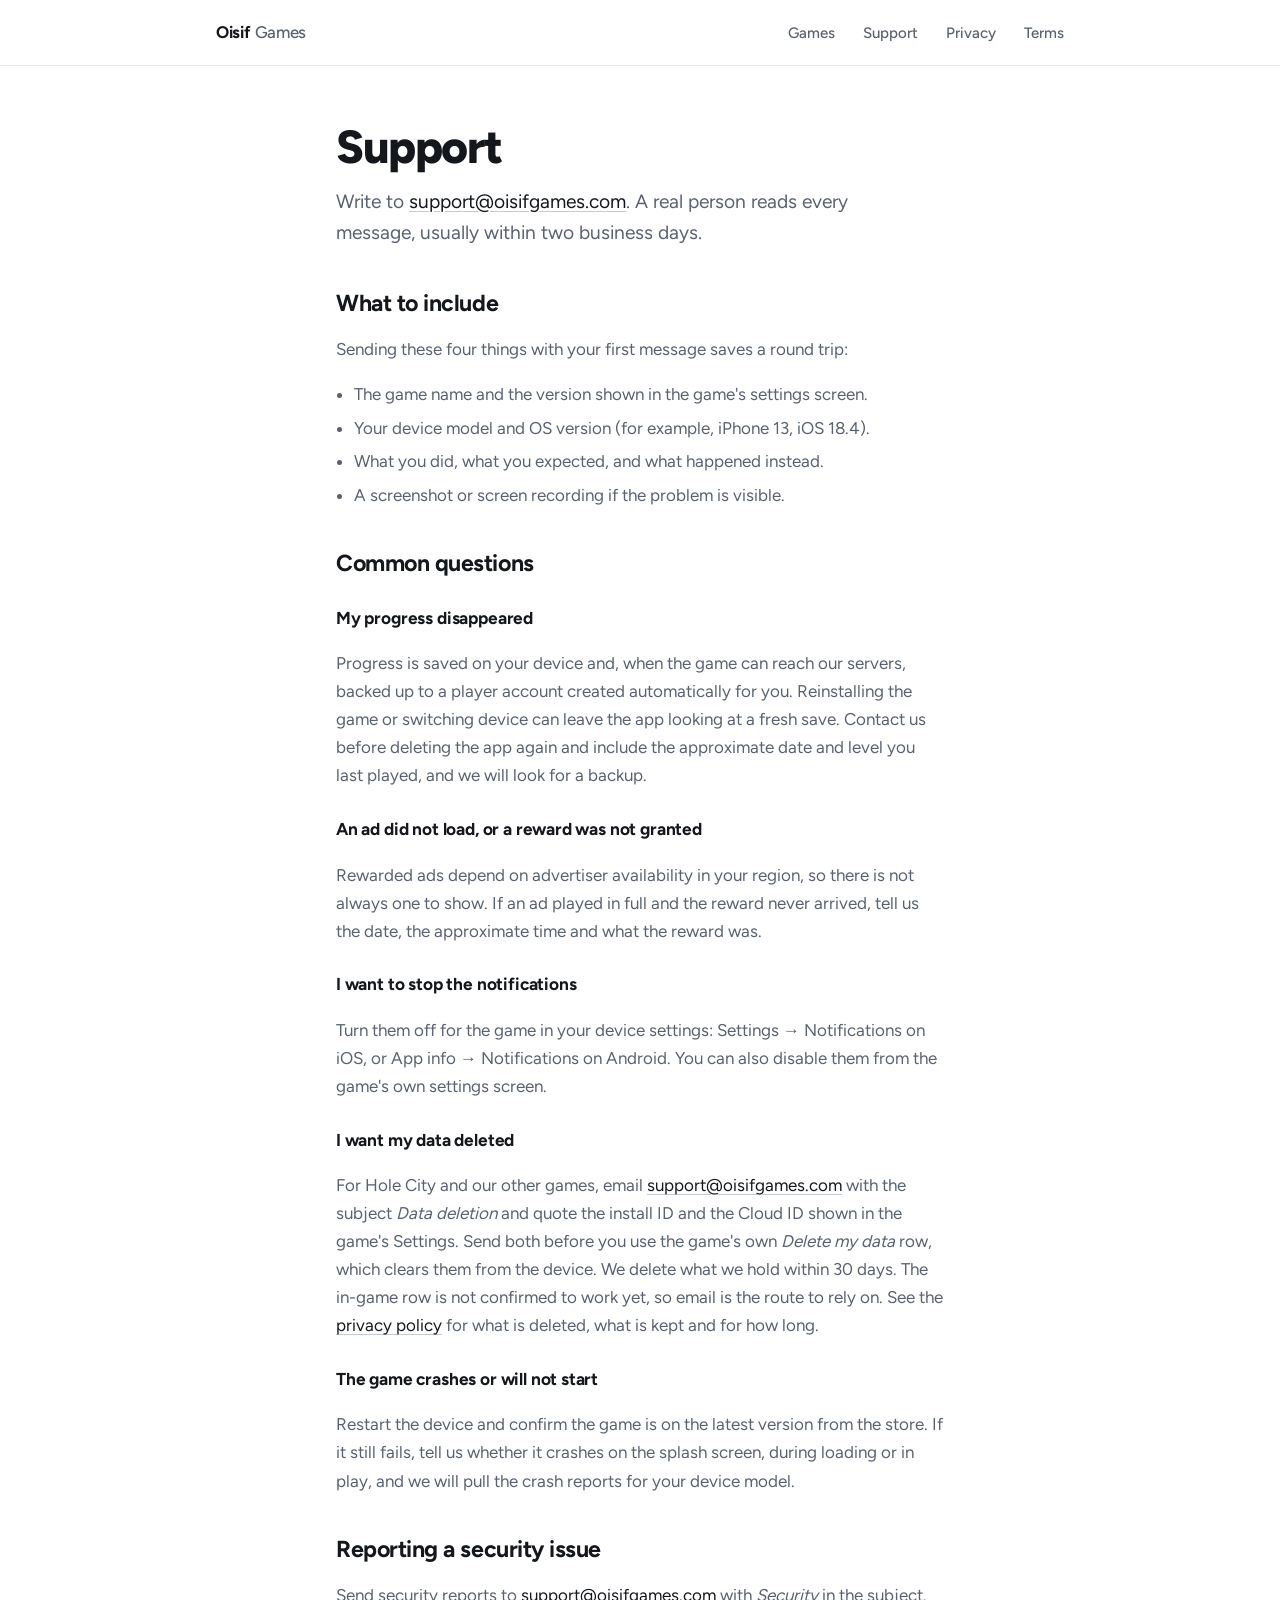
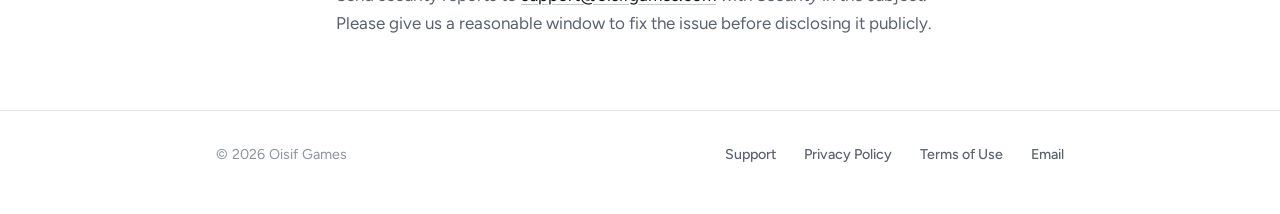
<file: support/index.html>
<!DOCTYPE html>
<html lang="en">
<head>
<meta charset="utf-8">
<meta name="viewport" content="width=device-width, initial-scale=1">
<title>Support, Oisif Games</title>
<meta name="description" content="Get help with an Oisif Games title: bug reports, lost progress, ads, notifications and data requests. A real person answers.">
<link rel="canonical" href="https://oisifgames.com/support/">
<meta property="og:type" content="website">
<meta property="og:site_name" content="Oisif Games">
<meta property="og:title" content="Support, Oisif Games">
<meta property="og:description" content="Get help with an Oisif Games title: bug reports, lost progress, ads, notifications and data requests. A real person answers.">
<meta property="og:url" content="https://oisifgames.com/support/">
<meta property="og:image" content="https://oisifgames.com/assets/og.png">
<meta property="og:image:width" content="1200">
<meta property="og:image:height" content="630">
<meta property="og:locale" content="en_GB">
<meta name="twitter:card" content="summary_large_image">
<meta name="twitter:title" content="Support, Oisif Games">
<meta name="twitter:description" content="Get help with an Oisif Games title: bug reports, lost progress, ads, notifications and data requests. A real person answers.">
<meta name="twitter:image" content="https://oisifgames.com/assets/og.png">
<meta name="theme-color" content="#ffffff">
<link rel="icon" href="/assets/favicon.svg" type="image/svg+xml">
<link rel="preload" href="/assets/fonts/figtree-latin.woff2" as="font" type="font/woff2" crossorigin>
<link rel="stylesheet" href="/assets/style.css">
</head>
<body>

<header class="site">
  <div class="wrap">
    <a class="brand" href="/">Oisif <span>Games</span></a>
    <nav>
      <a href="/#games">Games</a>
      <a href="/support/">Support</a>
      <a href="/privacy/">Privacy</a>
      <a href="/terms/">Terms</a>
    </nav>
  </div>
</header>

<main>
  <section>
  <div class="wrap doc">
    <h1>Support</h1>
    <p class="lede">Write to <a href="mailto:support@oisifgames.com">support@oisifgames.com</a>.
       A real person reads every message, usually within two business days.</p>

    <h2>What to include</h2>
    <p>Sending these four things with your first message saves a round trip:</p>
    <ul>
      <li>The game name and the version shown in the game's settings screen.</li>
      <li>Your device model and OS version (for example, iPhone 13, iOS&nbsp;18.4).</li>
      <li>What you did, what you expected, and what happened instead.</li>
      <li>A screenshot or screen recording if the problem is visible.</li>
    </ul>

    <h2>Common questions</h2>

    <h3>My progress disappeared</h3>
    <p>Progress is saved on your device and, when the game can reach our servers,
       backed up to a player account created automatically for you. Reinstalling
       the game or switching device can leave the app looking at a fresh save.
       Contact us before deleting the app again and include the approximate date
       and level you last played, and we will look for a backup.</p>

    <h3>An ad did not load, or a reward was not granted</h3>
    <p>Rewarded ads depend on advertiser availability in your region, so there is
       not always one to show. If an ad played in full and the reward never
       arrived, tell us the date, the approximate time and what the reward was.</p>

    <h3>I want to stop the notifications</h3>
    <p>Turn them off for the game in your device settings: Settings &rarr;
       Notifications on iOS, or App info &rarr; Notifications on Android. You can
       also disable them from the game's own settings screen.</p>

    <h3 id="delete">I want my data deleted</h3>
    <p>For Hole City and our other games, email
       <a href="mailto:support@oisifgames.com">support@oisifgames.com</a> with the
       subject <em>Data deletion</em> and quote the install ID and the Cloud ID
       shown in the game's Settings. Send both before you use the game's own
       <em>Delete my data</em> row, which clears them from the device. We delete
       what we hold within 30 days. The in-game row is not confirmed to work yet,
       so email is the route to rely on. See the
       <a href="/privacy/#delete">privacy policy</a> for what is deleted, what is
       kept and for how long.</p>

    <h3>The game crashes or will not start</h3>
    <p>Restart the device and confirm the game is on the latest version from the
       store. If it still fails, tell us whether it crashes on the splash screen,
       during loading or in play, and we will pull the crash reports for your
       device model.</p>

    <h2>Reporting a security issue</h2>
    <p>Send security reports to
       <a href="mailto:support@oisifgames.com">support@oisifgames.com</a> with
       <em>Security</em> in the subject. Please give us a reasonable window to fix
       the issue before disclosing it publicly.</p>
  </div>
  </section>
</main>

<footer class="site">
  <div class="wrap">
    <p>&copy; 2026 Oisif Games</p>
    <nav>
      <a href="/support/">Support</a>
      <a href="/privacy/">Privacy Policy</a>
      <a href="/terms/">Terms of Use</a>
      <a href="mailto:support@oisifgames.com">Email</a>
    </nav>
  </div>
</footer>

</body>
</html>
</file>
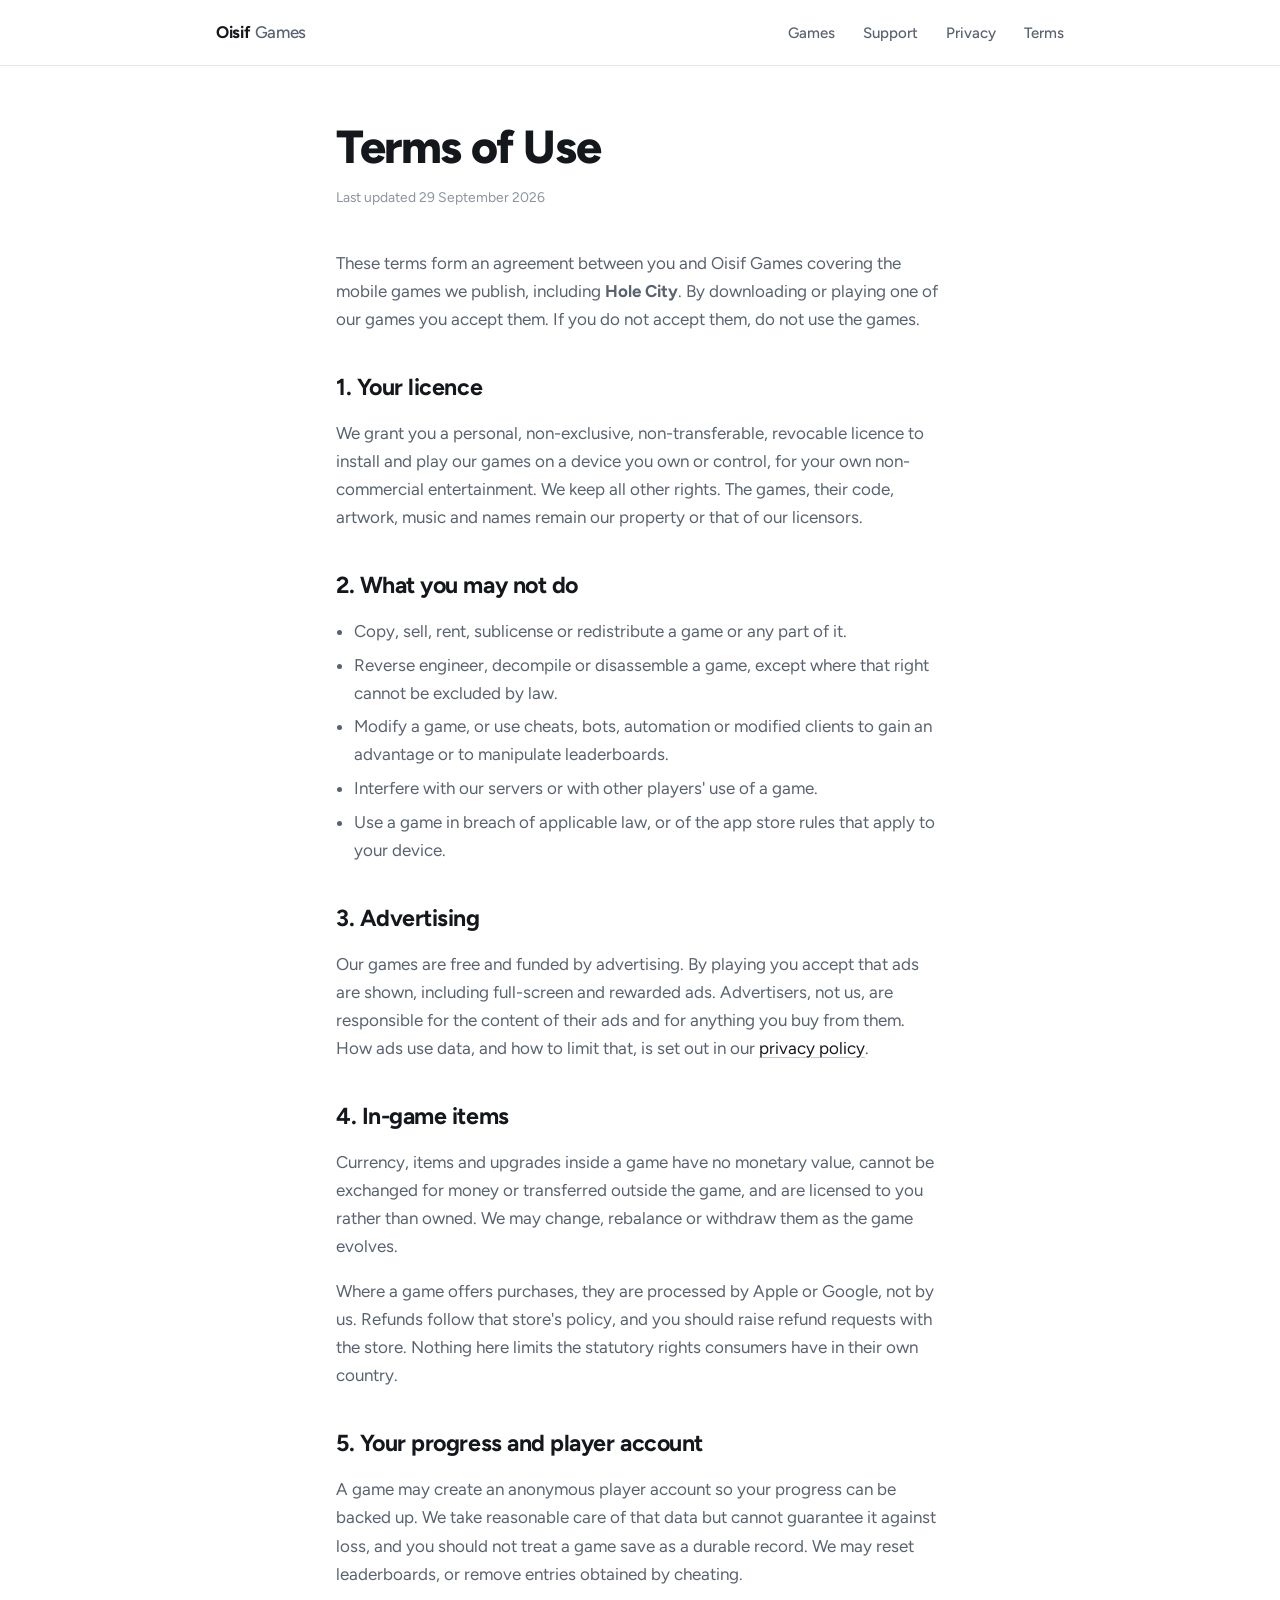
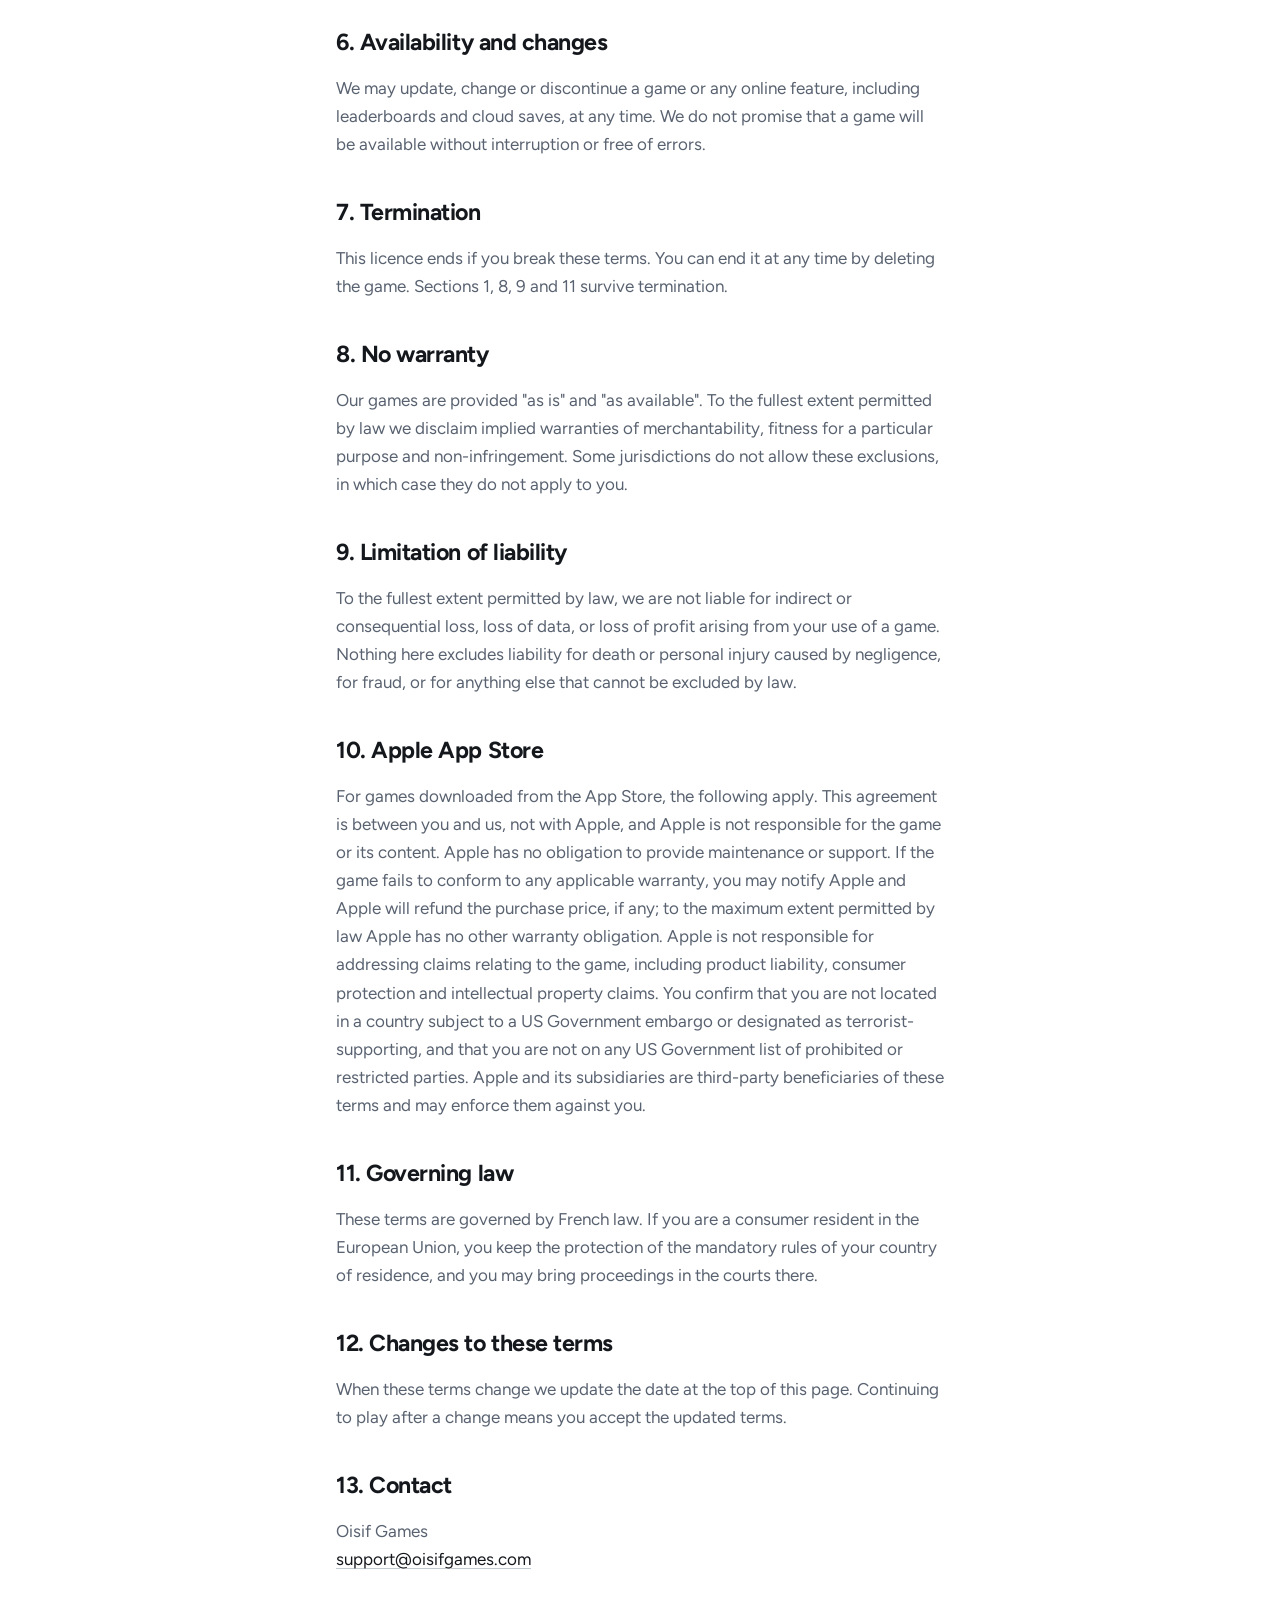
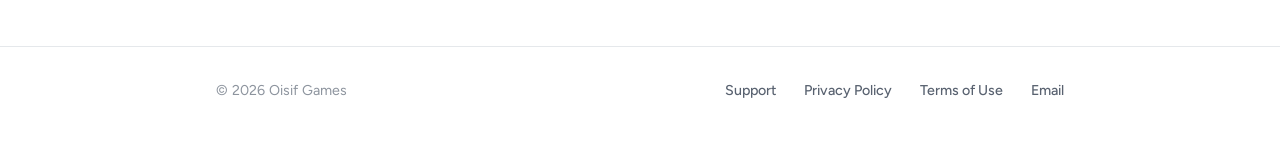
<file: terms/index.html>
<!DOCTYPE html>
<html lang="en">
<head>
<meta charset="utf-8">
<meta name="viewport" content="width=device-width, initial-scale=1">
<title>Terms of Use, Oisif Games</title>
<meta name="description" content="The terms that apply when you download and play a game published by Oisif Games.">
<link rel="canonical" href="https://oisifgames.com/terms/">
<meta property="og:type" content="website">
<meta property="og:site_name" content="Oisif Games">
<meta property="og:title" content="Terms of Use, Oisif Games">
<meta property="og:description" content="The terms that apply when you download and play a game published by Oisif Games.">
<meta property="og:url" content="https://oisifgames.com/terms/">
<meta property="og:image" content="https://oisifgames.com/assets/og.png">
<meta property="og:image:width" content="1200">
<meta property="og:image:height" content="630">
<meta property="og:locale" content="en_GB">
<meta name="twitter:card" content="summary_large_image">
<meta name="twitter:title" content="Terms of Use, Oisif Games">
<meta name="twitter:description" content="The terms that apply when you download and play a game published by Oisif Games.">
<meta name="twitter:image" content="https://oisifgames.com/assets/og.png">
<meta name="theme-color" content="#ffffff">
<link rel="icon" href="/assets/favicon.svg" type="image/svg+xml">
<link rel="preload" href="/assets/fonts/figtree-latin.woff2" as="font" type="font/woff2" crossorigin>
<link rel="stylesheet" href="/assets/style.css">
</head>
<body>

<header class="site">
  <div class="wrap">
    <a class="brand" href="/">Oisif <span>Games</span></a>
    <nav>
      <a href="/#games">Games</a>
      <a href="/support/">Support</a>
      <a href="/privacy/">Privacy</a>
      <a href="/terms/">Terms</a>
    </nav>
  </div>
</header>

<main>
  <section>
  <div class="wrap doc">
    <h1>Terms of Use</h1>
    <p class="updated">Last updated 29 September 2026</p>

    <p>These terms form an agreement between you and Oisif Games covering the
       mobile games we publish, including <strong>Hole City</strong>. By
       downloading or playing one of our games you accept them. If you do not
       accept them, do not use the games.</p>

    <h2>1. Your licence</h2>

    <p>We grant you a personal, non-exclusive, non-transferable, revocable licence
       to install and play our games on a device you own or control, for your own
       non-commercial entertainment. We keep all other rights. The games, their
       code, artwork, music and names remain our property or that of our
       licensors.</p>

    <h2>2. What you may not do</h2>

    <ul>
      <li>Copy, sell, rent, sublicense or redistribute a game or any part of it.</li>
      <li>Reverse engineer, decompile or disassemble a game, except where that
          right cannot be excluded by law.</li>
      <li>Modify a game, or use cheats, bots, automation or modified clients to
          gain an advantage or to manipulate leaderboards.</li>
      <li>Interfere with our servers or with other players' use of a game.</li>
      <li>Use a game in breach of applicable law, or of the app store rules that
          apply to your device.</li>
    </ul>

    <h2>3. Advertising</h2>

    <p>Our games are free and funded by advertising. By playing you accept that
       ads are shown, including full-screen and rewarded ads. Advertisers, not us,
       are responsible for the content of their ads and for anything you buy from
       them. How ads use data, and how to limit that, is set out in our
       <a href="/privacy/">privacy policy</a>.</p>

    <h2>4. In-game items</h2>

    <p>Currency, items and upgrades inside a game have no monetary value, cannot
       be exchanged for money or transferred outside the game, and are licensed to
       you rather than owned. We may change, rebalance or withdraw them as the game
       evolves.</p>

    <p>Where a game offers purchases, they are processed by Apple or Google, not by
       us. Refunds follow that store's policy, and you should raise refund requests
       with the store. Nothing here limits the statutory rights consumers have in
       their own country.</p>

    <h2>5. Your progress and player account</h2>

    <p>A game may create an anonymous player account so your progress can be backed
       up. We take reasonable care of that data but cannot guarantee it against
       loss, and you should not treat a game save as a durable record. We may reset
       leaderboards, or remove entries obtained by cheating.</p>

    <h2>6. Availability and changes</h2>

    <p>We may update, change or discontinue a game or any online feature, including
       leaderboards and cloud saves, at any time. We do not promise that a game will
       be available without interruption or free of errors.</p>

    <h2>7. Termination</h2>

    <p>This licence ends if you break these terms. You can end it at any time by
       deleting the game. Sections 1, 8, 9 and 11 survive termination.</p>

    <h2>8. No warranty</h2>

    <p>Our games are provided "as is" and "as available". To the fullest extent
       permitted by law we disclaim implied warranties of merchantability, fitness
       for a particular purpose and non-infringement. Some jurisdictions do not
       allow these exclusions, in which case they do not apply to you.</p>

    <h2>9. Limitation of liability</h2>

    <p>To the fullest extent permitted by law, we are not liable for indirect or
       consequential loss, loss of data, or loss of profit arising from your use of
       a game. Nothing here excludes liability for death or personal injury caused
       by negligence, for fraud, or for anything else that cannot be excluded by
       law.</p>

    <h2>10. Apple App Store</h2>

    <p>For games downloaded from the App Store, the following apply. This agreement
       is between you and us, not with Apple, and Apple is not responsible for the
       game or its content. Apple has no obligation to provide maintenance or
       support. If the game fails to conform to any applicable warranty, you may
       notify Apple and Apple will refund the purchase price, if any; to the
       maximum extent permitted by law Apple has no other warranty obligation. Apple
       is not responsible for addressing claims relating to the game, including
       product liability, consumer protection and intellectual property claims. You
       confirm that you are not located in a country subject to a US Government
       embargo or designated as terrorist-supporting, and that you are not on any US
       Government list of prohibited or restricted parties. Apple and its
       subsidiaries are third-party beneficiaries of these terms and may enforce
       them against you.</p>

    <h2>11. Governing law</h2>

    <p>These terms are governed by French law. If you are a consumer resident in
       the European Union, you keep the protection of the mandatory rules of your
       country of residence, and you may bring proceedings in the courts there.</p>

    <h2>12. Changes to these terms</h2>

    <p>When these terms change we update the date at the top of this page.
       Continuing to play after a change means you accept the updated terms.</p>

    <h2>13. Contact</h2>

    <p>Oisif Games<br>
       <a href="mailto:support@oisifgames.com">support@oisifgames.com</a></p>
  </div>
  </section>
</main>

<footer class="site">
  <div class="wrap">
    <p>&copy; 2026 Oisif Games</p>
    <nav>
      <a href="/support/">Support</a>
      <a href="/privacy/">Privacy Policy</a>
      <a href="/terms/">Terms of Use</a>
      <a href="mailto:support@oisifgames.com">Email</a>
    </nav>
  </div>
</footer>

</body>
</html>
</file>
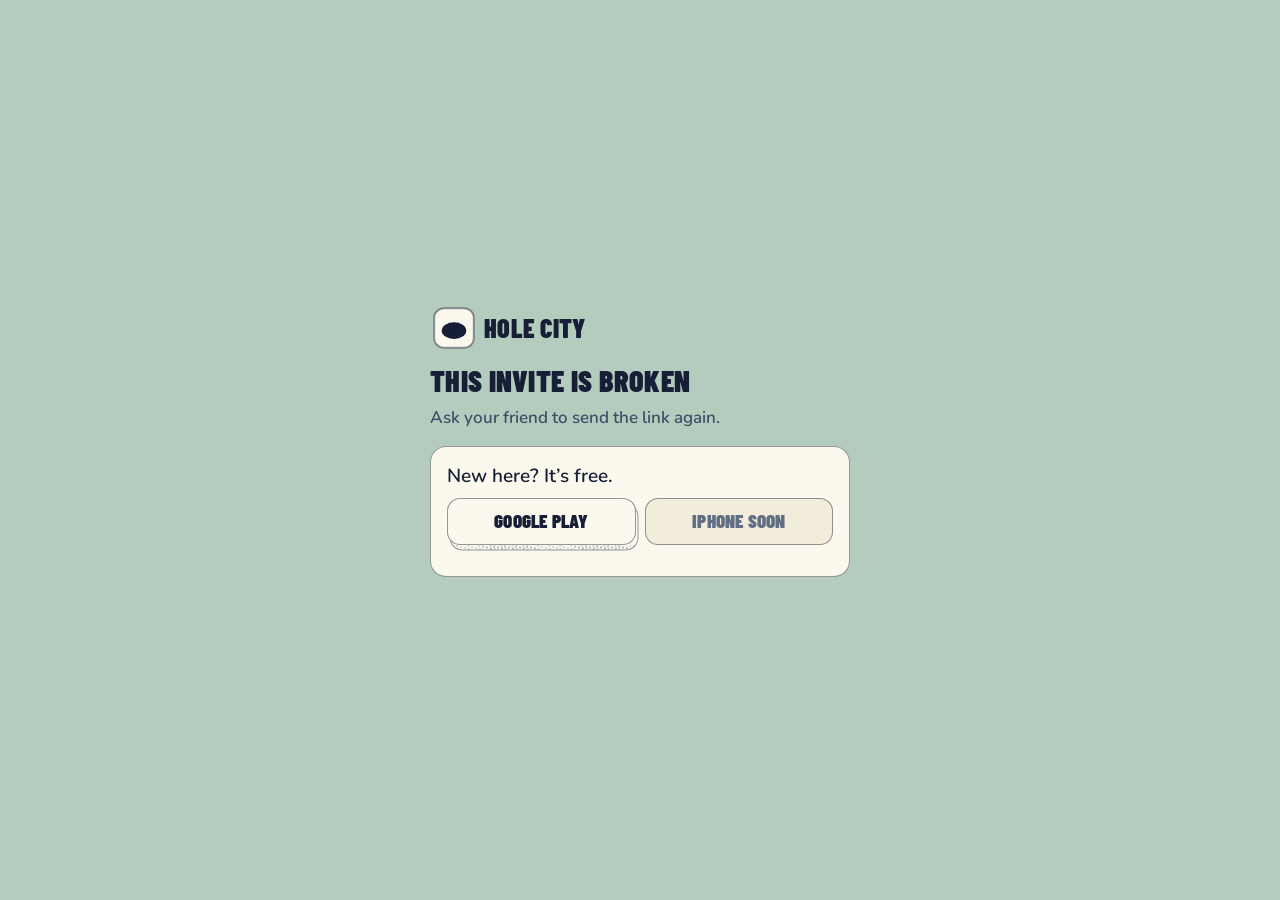
<file: hole/f/index.html>
<!doctype html>
<html lang="en">
<head>
<meta charset="utf-8">
<meta name="viewport" content="width=device-width, initial-scale=1, viewport-fit=cover">
<title>Hole City invite</title>
<meta name="description" content="A friend invited you to Hole City. Come raid their city!">
<!-- Link previews (WhatsApp, Messages, Telegram) read these; crawlers do not run scripts. -->
<meta property="og:type" content="website">
<meta property="og:site_name" content="Hole City">
<meta property="og:title" content="Come raid my city in Hole City!">
<meta property="og:description" content="Tap to become friends and raid each other's cities.">
<!-- Optional: a 1200x630 picture makes the preview card a picture. og:image has to be absolute,
     so whoever uncomments it writes the host serving this page and no other.
<meta property="og:image" content="https://oisifgames.com/hole/og.png"> -->
<!-- iOS Safari banner that opens the app or the App Store; fill the App Store id, then uncomment.
<meta name="apple-itunes-app" content="app-id=APP_STORE_ID"> -->
<meta name="robots" content="noindex">
<meta name="theme-color" content="#b3ccbd">
<link rel="preload" href="/hole/assets/fonts/barlow-condensed-black.woff2" as="font" type="font/woff2" crossorigin>
<style>
/* The game's look, ported. Every token below is Assets/Oisif/Content/UI/Toolkit/theme.uss, the
 * one source of colour, type, shape and depth in Hole City, converted from its 1080-unit
 * reference frame to this page's 420px column: 1 unit = 0.389 px. The game unit is in the
 * comment beside each value, so a theme change here is a lookup rather than a guess.
 * The game has one look and no dark scheme, so this page has none either. */
@font-face {
  font-family: 'HC Display';          /* --hc-font-display: BarlowCondensed-Black */
  src: url('/hole/assets/fonts/barlow-condensed-black.woff2') format('woff2');
  font-weight: 900; font-style: normal; font-display: swap;
}
@font-face {
  font-family: 'HC Body';             /* --hc-font-body: Nunito SemiBold */
  src: url('/hole/assets/fonts/nunito-semibold.woff2') format('woff2');
  font-weight: 600; font-style: normal; font-display: swap;
}

:root {
  /* Ink */
  --ink: #161f35;                     /* --hc-ink */
  --ink-dim: #404e68;                 /* --hc-ink-dim */
  --ink-faint: #626e84;               /* --hc-ink-faint */
  /* Paper */
  --surface: #fbf8ed;                 /* --hc-surface, the cream card */
  --surface-2: #f2ecda;               /* --hc-surface-2, a pressed face */
  --surface-3: #e2dbc6;               /* --hc-surface-3, hairline */
  /* The ground. The game draws its world here; every UI capture the project takes stands it in
   * with this sage (Editor/UiGateShots.cs colorClearValue 0.70 0.80 0.74), so it is what the
   * cream cards are designed to sit on. */
  --ground: #b3ccbd;
  /* Accents */
  --lime: #d0f262;                    /* --hc-lime, the PLAY green */
  --lime-pressed: #bcde50;            /* --hc-lime-tint-pressed */
  --gold: #ffd666;                    /* --hc-gold */

  /* Shape, 1080 units in the comment */
  --radius-m: 13px;                   /* --hc-radius-m 32: row, button */
  --radius-l: 16px;                   /* --hc-radius-l 40: card */
  --control: 60px;                    /* --hc-control-height 154 */
  --pad: 16px;                        /* --hc-pad 42 */
  --sp-1: 3px;                        /* --hc-space-1 8 */
  --sp-2: 6px;                        /* --hc-space-2 16 */
  --sp-3: 9px;                        /* --hc-space-3 24 */
  --sp-4: 16px;                       /* --hc-space-4 42 */
  --sp-5: 25px;                       /* --hc-space-5 64 */

  /* Depth: the hatched cast shadow, offset down and right of the face. */
  --shadow-x: 2.5px;                  /* --hc-shadow-x 7 */
  --shadow-y: 5.5px;                  /* --hc-shadow-offset 15 */
  /* The drawn outline. In the game it is one device pixel whatever the screen: a 1080-wide
     render of a 390pt screen puts it at 1 px, which is 0.36 CSS px. A browser snaps any border
     under 1 CSS px up to a whole one, so the width cannot be matched and the ink is matched
     instead: a 1 px border at the alpha that leaves about the same amount of dark on the edge.
     Measured off the same capture, that edge is near-black on cream and an olive blend on the
     lime, which is why the accent carries its own. */
  --edge: 1px;
  --edge-ink: rgba(22, 31, 53, .45);
  --edge-ink-accent: rgba(22, 31, 53, .3);

  /* Motion */
  --t-press: 90ms;                    /* --hc-t-press */
}

* { box-sizing: border-box; }
html { -webkit-text-size-adjust: 100%; }
body {
  margin: 0; background: var(--ground); color: var(--ink);
  font: 600 17px/1.4 'HC Body', -apple-system, BlinkMacSystemFont, 'Segoe UI', Roboto, sans-serif;
  -webkit-font-smoothing: antialiased;
  min-height: 100vh; display: flex; align-items: center; justify-content: center;
  padding: max(var(--sp-5), env(safe-area-inset-top)) var(--sp-4) max(var(--sp-5), env(safe-area-inset-bottom));
}
main { width: 100%; max-width: 420px; }

/* Display type: the game sets its condensed face on titles, CTAs and tabs, always caps,
 * always on the ink colour, never white on an accent (--hc-ink-on-accent). */
.display {
  font-family: 'HC Display', 'Arial Narrow', Impact, sans-serif;
  font-weight: 900; text-transform: uppercase; letter-spacing: 0.01em;
}

/* ── The screen header: the game's mark and name, the way a screen names itself ── */
.head { display: flex; align-items: center; gap: var(--sp-3); margin: 0 0 var(--sp-4) var(--sp-1); }
.head svg { width: 42px; height: 42px; display: block; flex: none; }
.head .name { font-size: 26px; line-height: 1; margin: 0; }  /* --hc-fs-home-name 68 */

/* ── The pressable: a cream face over a hatched cast shadow. Pressing moves the face down
      onto the shadow by exactly the shadow offset, which is what the game does. ──────── */
.press {
  position: relative; display: block; width: 100%; min-height: var(--control);
  margin: 0 0 calc(var(--shadow-y) + var(--sp-3));
  border: 0; padding: 0; background: none; cursor: pointer;
  color: inherit; text-decoration: none; font: inherit;
  -webkit-tap-highlight-color: transparent;
}
/* The cast shadow is a drawn contour offset down and right, with a fringe of hatch ticks along
   its bottom edge. It has no fill: the ground shows through the crescent, which is what the
   UiHatch material draws in the game. */
.press::before {
  content: ''; position: absolute; inset: 0;
  transform: translate(var(--shadow-x), var(--shadow-y));
  border: var(--edge) solid var(--edge-ink); border-radius: var(--radius-m);
  background-image: repeating-linear-gradient(72deg,
    rgba(22,31,53,.6) 0 .5px, transparent .5px 3.5px);
  background-size: 100% 4px; background-position: left bottom; background-repeat: repeat-x;
}
.press .face {
  position: relative; display: flex; align-items: center; justify-content: center;
  gap: var(--sp-2); min-height: var(--control); padding: var(--sp-3) var(--sp-4);
  background: var(--surface); color: var(--ink);
  border: var(--edge) solid var(--edge-ink); border-radius: var(--radius-m);
  transition: transform var(--t-press) ease-out;
}
.press:active .face { transform: translate(var(--shadow-x), var(--shadow-y)); background: var(--surface-2); }
.press:active::before { opacity: 0; }
.press.primary::before { border-radius: var(--radius-l); }
.press:focus-visible .face { outline: 3px solid var(--ink); outline-offset: 3px; }

/* The primary commit is the PLAY green, and its type is ink, never white. */
.press.primary .face { background: var(--lime); border-color: var(--edge-ink-accent);
  border-radius: var(--radius-l); font-size: 25px; }    /* --hc-fs-cta 64, the card radius: a commit is a face, not a row */
.press.primary:active .face { background: var(--lime-pressed); }

/* Secondary pressables sit in a row and carry the smaller CTA size. */
.press.small .face { min-height: 47px; font-size: 19px; padding: var(--sp-2) var(--sp-3); }  /* --hc-tap-min 120, --hc-fs-label 50 */
.press.small { min-height: 47px; }
.row { display: flex; gap: var(--sp-3); }
.row .press { flex: 1; }
.press[aria-disabled="true"] { pointer-events: none; }
.press[aria-disabled="true"] .face { color: var(--ink-faint); background: var(--surface-2); }
.press[aria-disabled="true"]::before { display: none; }

/* A ghost pressable: the game's --hc-btn--ghost, no face fill, outline only, no shadow,
   because it is the quiet option. */
.press.ghost { margin-bottom: 0; }
.press.ghost::before { display: none; }
.press.ghost .face {
  background: transparent; border-color: var(--ink-faint); color: var(--ink-dim);
  min-height: 47px; font-size: 19px;
}
.press.ghost:active .face { background: rgba(22,31,53,.06); transform: none; }  /* --hc-ink-wash */

/* ── Cards. Fc's rule, from Look/look.uss: a card that only shows facts casts no shadow;
      only something you can tap does. So this one is outlined and flat, and the buttons
      inside it carry the depth. ──────────────────────────────────────────────────────── */
.card {
  background: var(--surface); border: var(--edge) solid var(--edge-ink); border-radius: var(--radius-l);
  padding: var(--pad); margin: 0 0 var(--sp-4);
}
.card > :last-child { margin-bottom: 0; }
.card .title { font-size: 19px; margin: 0 0 var(--sp-3); }   /* --hc-fs-label 50 */

h1 { font-size: 30px; line-height: 1.05; margin: 0 0 var(--sp-3); }  /* --hc-fs-screen-title 76 */
.lead { font-size: 17px; color: var(--ink-dim); margin: 0 0 var(--sp-4); }  /* --hc-fs-body 44 */
.note { font-size: 15px; color: var(--ink-faint); margin: var(--sp-3) 0 0; }  /* --hc-fs-caption 40 */
.hidden { display: none; }

/* ── The world behind the UI ─────────────────────────────────────────────────────────
   In the game the UI sits over the running world, and the sage this page falls back to
   is only the stand-in the project's capture harness paints behind a panel. When a clip
   is present it plays here instead, full screen, muted and looping, and the page becomes
   what the game actually looks like.

   It is opt-out by default rather than opt-in: no `src` is set in the markup, so a
   browser that never runs the script, a reader who asked for less motion, or a phone on
   a metered connection fetches nothing at all and keeps the flat ground. */
.bg {
  position: fixed; inset: 0; width: 100%; height: 100%;
  object-fit: cover; z-index: -1; background: var(--ground);
  pointer-events: none;
}
/* The game hit this exact problem on its hub (hole-city.uss: "white type on a bright sky
   is not type") and answered on 2026-09-09 with a translucent plate, --hc-surface at 0.5
   alpha, dark type on paper over the daylight world rather than inverting the contract.
   Same answer here, and only when a clip is actually playing: the cards are already
   opaque and need nothing. */
.plate { margin: 0 0 var(--sp-4); }
.has-video .plate {
  background: rgba(251, 248, 237, .5);            /* --hc-surface at 0.5 */
  border-radius: var(--radius-l);
  padding: var(--pad);
  backdrop-filter: blur(2px);
}
.has-video .plate > :last-child { margin-bottom: 0; }
.has-video .plate .head { margin-left: 0; }
.has-video .press.ghost .face { background: rgba(251, 248, 237, .5); }
</style>
</head>
<body>
<video class="bg" id="bg" muted loop playsinline preload="none" aria-hidden="true" tabindex="-1"></video>
<main>
  <div class="plate">
  <div class="head">
    <!-- A hole in a patch of ground, in the slot the game's own header keeps for the city
         thumbnail. Drawn rather than set as the 🕳️ emoji the share message carries: at this
         size the system emoji is another vendor's artwork, in another vendor's palette. -->
    <svg viewBox="0 0 48 48" aria-hidden="true" focusable="false">
      <rect x="1.4" y="1.4" width="45.2" height="45.2" rx="11" fill="#fbf8ed" stroke="#161f35" stroke-opacity=".45" stroke-width="2.2"/>
      <ellipse cx="24" cy="27" rx="14" ry="9.5" fill="#161f35"/>
    </svg>
    <p class="display name">Hole City</p>
  </div>

  <h1 class="display" id="title">Come raid my city</h1>
  <p class="lead" id="lead">A friend invited you. Open the game to become friends.</p>
  </div>

  <a class="press primary" id="open" href="#"><span class="display face">Open Hole City</span></a>

  <section class="card" id="getit">
    <p class="title">New here? It&rsquo;s free.</p>
    <div class="row">
      <a class="press small" id="android" href="#"><span class="display face">Google Play</span></a>
      <a class="press small" id="ios" href="#"><span class="display face">iPhone soon</span></a>
    </div>
    <p class="note" id="after">Install it, then tap this link again.</p>
    <p class="note hidden" id="testing">Hole City is in closed testing. Ask your friend to get you in.</p>
  </section>

  <button class="press ghost" id="copy" type="button"><span class="display face">Copy the link</span></button>

</main>
<script>
(function () {
  // Fill when the stores have the game; an empty value greys the button out.
  var APP_STORE_ID = "";                  // 6736468492, deliberately unused: the live iOS build (0.1.3) predates friend links and cannot take an invite.
  var PACKAGE = "com.OisifGames.Hole";
  // Where a player without the game is sent. This page addresses no host but the one serving it
  // and the stores, which is deliberate and not to be relaxed. Fill with the Play testing opt-in URL
  // (https://play.google.com/apps/testing/com.OisifGames.Hole) once the closed track has testers,
  // or the listing once it is reinstated. Empty greys the button and shows the testing line.
  var INSTALL_URL = "https://play.google.com/store/apps/details?id=com.OisifGames.Hole";  // Play listing reinstated, 1.0.1 live (2026-11-15)
  var IOS_URL = APP_STORE_ID ? "https://apps.apple.com/app/id" + APP_STORE_ID : "";

  // The inviter's code (a UGS player id), in either shared form: /hole/f/<code> here, or
  // /hole/f/?c=<code> on oisifgames.com, where a static host cannot rewrite a path to a page.
  // Anything else is refused.
  var m = location.pathname.match(/^\/hole\/f\/([A-Za-z0-9_-]{1,64})\/?$/);
  var code = m ? m[1] : "";
  if (!code) {
    var q = /[?&]c=([^&#]*)/.exec(location.search || "");
    try { code = q ? decodeURIComponent(q[1]) : ""; } catch (e) { code = ""; }
    if (!/^[A-Za-z0-9_-]{1,64}$/.test(code)) code = "";
  }
  // Invites shared before the move point at the old host, and nothing can retract them. Any host
  // but the canonical one hands the visitor straight over, so only one domain ever renders this
  // page to a player. Inert on the canonical host, which is why both copies of this file are the
  // same bytes.
  var CANONICAL_HOST = "oisifgames.com";
  if (code && location.hostname !== CANONICAL_HOST && location.hostname !== "www." + CANONICAL_HOST) {
    location.replace("https://" + CANONICAL_HOST + "/hole/f/?c=" + encodeURIComponent(code));
    return;
  }

  // The link to hand back, rebuilt on whatever host served this page and in the form it arrived
  // in, so no domain is hardcoded and the copy always matches what the friend shared.
  var link = location.origin + (m ? "/hole/f/" + code : "/hole/f/?c=" + encodeURIComponent(code));
  var ua = navigator.userAgent || "";
  var isAndroid = /Android/i.test(ua);
  var isIOS = /iPhone|iPad|iPod/i.test(ua) || (navigator.platform === "MacIntel" && navigator.maxTouchPoints > 1);

  var open = document.getElementById("open");
  var ios = document.getElementById("ios");
  var android = document.getElementById("android");
  var copy = document.getElementById("copy");

  function show(id, on) { document.getElementById(id).classList[on ? "remove" : "add"]("hidden"); }

  if (!code) {
    // No readable code: the headline becomes the problem, rather than a notice under a dead
    // button. The store card stays, because installing the game is still worth doing.
    open.classList.add("hidden");
    copy.classList.add("hidden");
    document.getElementById("title").textContent = "This invite is broken";
    document.getElementById("lead").textContent = "Ask your friend to send the link again.";
    document.getElementById("after").classList.add("hidden");
  } else if (isAndroid) {
    // Opens the app through its oisifhole intent filter. No browser fallback while INSTALL_URL is
    // empty: Android then just stays on this page, which is the intended behaviour.
    open.href = "intent://friend/" + code + "#Intent;scheme=oisifhole;package=" + PACKAGE +
      (INSTALL_URL ? ";S.browser_fallback_url=" + encodeURIComponent(INSTALL_URL) : "") + ";end";
  } else {
    // iOS: Safari asks to open the app. Not tried automatically: without the app it shows an error.
    open.href = "oisifhole://friend/" + code;
  }

  if (INSTALL_URL) android.href = INSTALL_URL;
  else { android.setAttribute("aria-disabled", "true"); show("testing", true); show("after", false); }
  if (IOS_URL) ios.href = IOS_URL; else ios.setAttribute("aria-disabled", "true");
  if (isIOS) android.parentNode.appendChild(android); // own platform first
  if (isAndroid) ios.parentNode.appendChild(ios);

  // The world behind the UI. Nothing is fetched unless all three say yes: the clip exists,
  // the visitor has not asked for less motion, and the connection is not metered or slow.
  // Failing any of them leaves the flat ground, which is a complete design on its own, so
  // there is no fallback to build and no spinner to show.
  (function world() {
    var v = document.getElementById("bg");
    var still = window.matchMedia && matchMedia("(prefers-reduced-motion: reduce)").matches;
    var c = navigator.connection || {};
    var thin = c.saveData === true || /^(slow-)?2g$/.test(c.effectiveType || "");
    if (still || thin) return;
    // One source, mp4, and no webm at all. Measured 2026-10-21 on a 720x1280 30 fps cut of
    // this same content: H.264 CRF 28 is 1,243,881 bytes and VP9 needs CRF 54 to come near
    // it and is still larger, because dense low-poly foliage under camera motion is what
    // VP9's defaults handle worst. Listing webm first therefore served the bigger file to
    // every browser that supports both. The <source> list stays a list so a future second
    // encode is an append, and a browser that cannot play it falls through to no clip,
    // which is the flat ground and a complete design on its own.
    ["mp4"].forEach(function (ext) {
      var src = document.createElement("source");
      src.src = "/hole/assets/video/hole-city-bg." + ext;   // host-relative, same as the fonts
      src.type = ext === "webm" ? "video/webm" : "video/mp4";
      v.appendChild(src);
    });
    v.load();
    v.addEventListener("playing", function () { document.body.classList.add("has-video"); });
    // Nothing is handled on failure on purpose. A 404, a codec refusal and a blocked
    // autoplay all end the same way: the element never paints a frame, its own background
    // is the ground, and `has-video` is never set, so the page is exactly the page without
    // a clip. Verified with the sources 404ing: no error in the console, no layout shift.
    var p = v.play();
    if (p && p.catch) p.catch(function () {});
  })();

  copy.addEventListener("click", function () {
    var label = copy.querySelector(".face");
    // "link copied" is what the game's own share button says once it has copied (HoleCityRouter).
    function done() { label.textContent = "Link copied"; }
    if (navigator.clipboard && navigator.clipboard.writeText) navigator.clipboard.writeText(link).then(done, done);
    else { var t = document.createElement("textarea"); t.value = link; document.body.appendChild(t); t.select();
      try { document.execCommand("copy"); } catch (e) {} document.body.removeChild(t); done(); }
  });
})();
</script>
</body>
</html>
</file>
<file: assets/style.css>
/* Oisif Games — self-contained. No external fonts, no CDN, no analytics.
   The shell is deliberately neutral: it belongs to the studio, not to any one
   game, so a new title is a new card and nothing else has to change. Colour
   comes from each game's own art, through the --brand custom property. */

/* ── Font, self-hosted ──────────────────────────────────────────── */

@font-face {
  font-family: 'Figtree';
  font-style: normal;
  font-weight: 400 800;
  font-display: swap;
  src: url('/assets/fonts/figtree-latin.woff2') format('woff2');
  unicode-range: U+0000-00FF, U+0131, U+0152-0153, U+02BB-02BC, U+02C6, U+02DA,
                 U+02DC, U+0304, U+0308, U+0329, U+2000-206F, U+20AC, U+2122,
                 U+2191, U+2193, U+2212, U+2215, U+FEFF, U+FFFD;
}
@font-face {
  font-family: 'Figtree';
  font-style: normal;
  font-weight: 400 800;
  font-display: swap;
  src: url('/assets/fonts/figtree-latin-ext.woff2') format('woff2');
  unicode-range: U+0100-02BA, U+02BD-02C5, U+02C7-02CC, U+02CE-02D7, U+02DD-02FF,
                 U+0304, U+0308, U+0329, U+1D00-1DBF, U+1E00-1E9F, U+1EF2-1EFF,
                 U+2020, U+20A0-20AB, U+20AD-20C0, U+2113, U+2C60-2C7F, U+A720-A7FF;
}

/* ── Tokens ─────────────────────────────────────────────────────── */

:root {
  --bg:     #ffffff;
  --bg-2:   #f7f8f9;
  --ink:    #14171c;
  --ink-2:  #596270;
  --ink-3:  #8d949e;
  --line:   #e5e8eb;

  --font: 'Figtree', -apple-system, BlinkMacSystemFont, 'Segoe UI', Roboto,
          'Helvetica Neue', Arial, sans-serif;

  --radius: 12px;
  --max: 56rem;
  --measure: 38rem;
}

*, *::before, *::after { box-sizing: border-box; }

html { -webkit-text-size-adjust: 100%; }

body {
  margin: 0;
  background: var(--bg);
  color: var(--ink);
  font-family: var(--font);
  font-size: 17px;
  line-height: 1.65;
  -webkit-font-smoothing: antialiased;
}

.wrap {
  max-width: var(--max);
  margin: 0 auto;
  padding: 0 1.5rem;
}

/* Long-form reading measure, used by the legal pages. */
.wrap.doc { max-width: calc(var(--measure) + 3rem); }

/* ── Header ─────────────────────────────────────────────────────── */

header.site {
  border-bottom: 1px solid var(--line);
  padding: 1.15rem 0;
}

header.site .wrap {
  display: flex;
  align-items: center;
  justify-content: space-between;
  gap: 1rem;
  flex-wrap: wrap;
}

.brand {
  font-size: 1.05rem;
  font-weight: 700;
  letter-spacing: -0.015em;
  color: var(--ink);
  text-decoration: none;
}

.brand span { font-weight: 500; color: var(--ink-2); }

nav a {
  color: var(--ink-2);
  text-decoration: none;
  margin-left: 1.5rem;
  font-size: 0.94rem;
  font-weight: 500;
}

nav a:hover, nav a:focus { color: var(--ink); }

/* ── Type ───────────────────────────────────────────────────────── */

h1 {
  font-size: clamp(2rem, 5vw, 2.9rem);
  font-weight: 800;
  line-height: 1.12;
  letter-spacing: -0.03em;
  margin: 0 0 0.75rem;
}

h2 {
  font-size: 1.45rem;
  font-weight: 700;
  letter-spacing: -0.02em;
  line-height: 1.25;
  color: var(--ink);
  margin: 2.5rem 0 0.6rem;
}

/* The landing page wants section labels rather than headings. */
h2.eyebrow {
  font-size: 0.82rem;
  font-weight: 700;
  letter-spacing: 0.09em;
  text-transform: uppercase;
  color: var(--ink-3);
  margin: 0 0 1.5rem;
}

h3 {
  font-size: 1.08rem;
  font-weight: 700;
  letter-spacing: -0.01em;
  margin: 1.6rem 0 0.35rem;
  color: var(--ink);
}

p, li { color: var(--ink-2); }

.lede {
  font-size: clamp(1.05rem, 2vw, 1.2rem);
  color: var(--ink-2);
  margin: 0;
  max-width: 34rem;
}

.updated { color: var(--ink-3); font-size: 0.87rem; margin: 0 0 2.5rem; }

a {
  color: var(--ink);
  text-decoration: underline;
  text-decoration-color: #c3cad1;
  text-underline-offset: 0.16em;
}

a:hover { text-decoration-color: currentColor; }

ul { padding-left: 1.15rem; }
li { margin: 0.35rem 0; }

/* ── Sections ───────────────────────────────────────────────────── */

section { padding: 3.5rem 0; border-top: 1px solid var(--line); }

.hero { padding: 4.5rem 0 3.5rem; border-top: 0; }

/* ── Games ──────────────────────────────────────────────────────── */

/* One card per title. A second game is one more <article>; nothing in the
   shell knows which games exist. */

.games { display: grid; gap: 1.25rem; }

.game {
  display: grid;
  grid-template-columns: 18rem minmax(0, 1fr);
  align-items: stretch;
  border: 1px solid var(--line);
  border-radius: var(--radius);
  overflow: hidden;
  background: var(--bg);
}

.game-art {
  background: var(--brand, var(--bg-2));
  display: flex;
  align-items: center;
  justify-content: center;
  padding: 1.1rem;
  aspect-ratio: 1 / 1;
}

.game-art img {
  display: block;
  width: 100%;
  height: auto;
  max-height: 100%;
  object-fit: contain;
}

.game-body { padding: 1.9rem 2rem; align-self: center; }

.game-body h3 { margin: 0 0 0.4rem; font-size: 1.35rem; }

.game-body p { margin: 0 0 1rem; }

.meta {
  font-size: 0.85rem;
  color: var(--ink-3);
  margin: 0 0 1.25rem;
}

/* An unreleased title has no store link and often no logo yet, so the art panel
   carries its name in type and the button is replaced by a status line. */

.game.wip .game-art { color: #fff; }

.game-art .wordmark {
  font-size: 1.75rem;
  font-weight: 800;
  letter-spacing: -0.03em;
  line-height: 1.1;
  text-align: center;
  color: inherit;
}

/* A screenshot fills its panel edge to edge; a logo gets padding. */
/* A screenshot is shown whole: the panel stretches to the card's height, so
   `cover` would crop it by however much the text column happens to be taller,
   and in this one the subject runs edge to edge. `contain` costs two bands,
   which are filled with a blurred copy of the shot itself. The URL arrives as
   --shot on the element, so the stylesheet stays ignorant of which game it is. */

.game-art.shot {
  padding: 0;
  position: relative;
  overflow: hidden;
  background: var(--brand, var(--bg-2));
}

.game-art.shot::before {
  content: '';
  position: absolute;
  inset: -8%;
  background: var(--shot) center / cover no-repeat;
  filter: blur(22px) saturate(1.1);
  transform: scale(1.05);
}

.game-art.shot img {
  position: relative;
  z-index: 1;
  width: 100%;
  height: 100%;
  max-height: none;
  object-fit: contain;
}

/* A code name is not the title; say so next to it rather than in a sentence. */
.codename {
  font-size: 0.7rem;
  font-weight: 700;
  text-transform: uppercase;
  letter-spacing: 0.08em;
  color: var(--ink-3);
  background: var(--bg-2);
  border: 1px solid var(--line);
  border-radius: 999px;
  padding: 0.15rem 0.55rem;
  vertical-align: 0.22em;
  white-space: nowrap;
}

.status {
  display: inline-flex;
  align-items: center;
  gap: 0.5rem;
  font-size: 0.85rem;
  font-weight: 600;
  color: var(--ink-2);
  background: var(--bg-2);
  border: 1px solid var(--line);
  border-radius: 999px;
  padding: 0.35rem 0.85rem;
}

.status::before {
  content: '';
  width: 0.5rem;
  height: 0.5rem;
  border-radius: 50%;
  background: var(--brand, var(--ink-3));
  flex: none;
}

/* ── Buttons ────────────────────────────────────────────────────── */

.btn {
  display: inline-flex;
  align-items: center;
  gap: 0.5rem;
  background: var(--ink);
  color: var(--bg);
  font-weight: 600;
  font-size: 0.95rem;
  text-decoration: none;
  padding: 0.62rem 1.2rem;
  border-radius: 999px;
}

.btn:hover, .btn:focus { background: #2c323b; color: var(--bg); text-decoration: none; }

.btn svg { width: 1.05em; height: 1.05em; fill: currentColor; }

.stores { display: flex; flex-wrap: wrap; gap: 0.6rem; }

/* ── Contact ────────────────────────────────────────────────────── */

.mail {
  font-size: clamp(1.15rem, 3vw, 1.55rem);
  font-weight: 700;
  letter-spacing: -0.02em;
  color: var(--ink);
  text-decoration: none;
  border-bottom: 2px solid var(--line);
}

.mail:hover { border-bottom-color: var(--ink); text-decoration: none; }

/* ── Callout and tables, used by the legal pages ────────────────── */

.note {
  background: var(--bg-2);
  border: 1px solid var(--line);
  border-radius: var(--radius);
  padding: 1rem 1.25rem;
  margin: 1.75rem 0;
  font-size: 0.96rem;
}

.note p:first-child { margin-top: 0; }
.note p:last-child { margin-bottom: 0; }

.table-scroll {
  overflow-x: auto;
  -webkit-overflow-scrolling: touch;
  margin: 1.25rem 0 1.75rem;
}

.table-scroll table { margin: 0; min-width: 30rem; }

table {
  width: 100%;
  border-collapse: collapse;
  margin: 1.25rem 0 1.75rem;
  font-size: 0.92rem;
  border: 1px solid var(--line);
  border-radius: 10px;
  overflow: hidden;
}

th, td {
  text-align: left;
  padding: 0.7rem 0.85rem;
  border-bottom: 1px solid var(--line);
  vertical-align: top;
  color: var(--ink-2);
}

tr:last-child td { border-bottom: 0; }

th {
  color: var(--ink);
  font-weight: 700;
  font-size: 0.78rem;
  text-transform: uppercase;
  letter-spacing: 0.06em;
  background: var(--bg-2);
}

/* ── Footer ─────────────────────────────────────────────────────── */

footer.site {
  border-top: 1px solid var(--line);
  padding: 2rem 0 3rem;
  color: var(--ink-3);
  font-size: 0.89rem;
}

footer.site .wrap {
  display: flex;
  flex-wrap: wrap;
  gap: 0.6rem 1.5rem;
  align-items: baseline;
  justify-content: space-between;
}

footer.site p { margin: 0; color: var(--ink-3); }
footer.site a { color: var(--ink-2); text-decoration: none; }
footer.site a:hover { color: var(--ink); text-decoration: underline; }
footer.site nav a { margin: 0 0 0 1.5rem; font-size: 0.89rem; }
footer.site nav a:first-child { margin-left: 0; }

/* ── Small screens ──────────────────────────────────────────────── */

@media (max-width: 48rem) {
  .game { grid-template-columns: 1fr; }
  .game-art { padding: 1.5rem; }
  .game-art.shot { padding: 0; }
  .game-body { padding: 1.5rem; }
}

@media (max-width: 34rem) {
  body { font-size: 16px; }
  .wrap { padding: 0 1.15rem; }
  header.site .wrap { display: block; }
  header.site nav { margin-top: 0.6rem; }
  nav a { margin: 0 1.35rem 0 0; }
  footer.site nav a { margin: 0 1.35rem 0 0; }
  .hero { padding: 2.75rem 0 2.25rem; }
  section { padding: 2.5rem 0; }
}

/* The header already draws a rule under itself. */
main > section:first-child { border-top: 0; }
</file>
